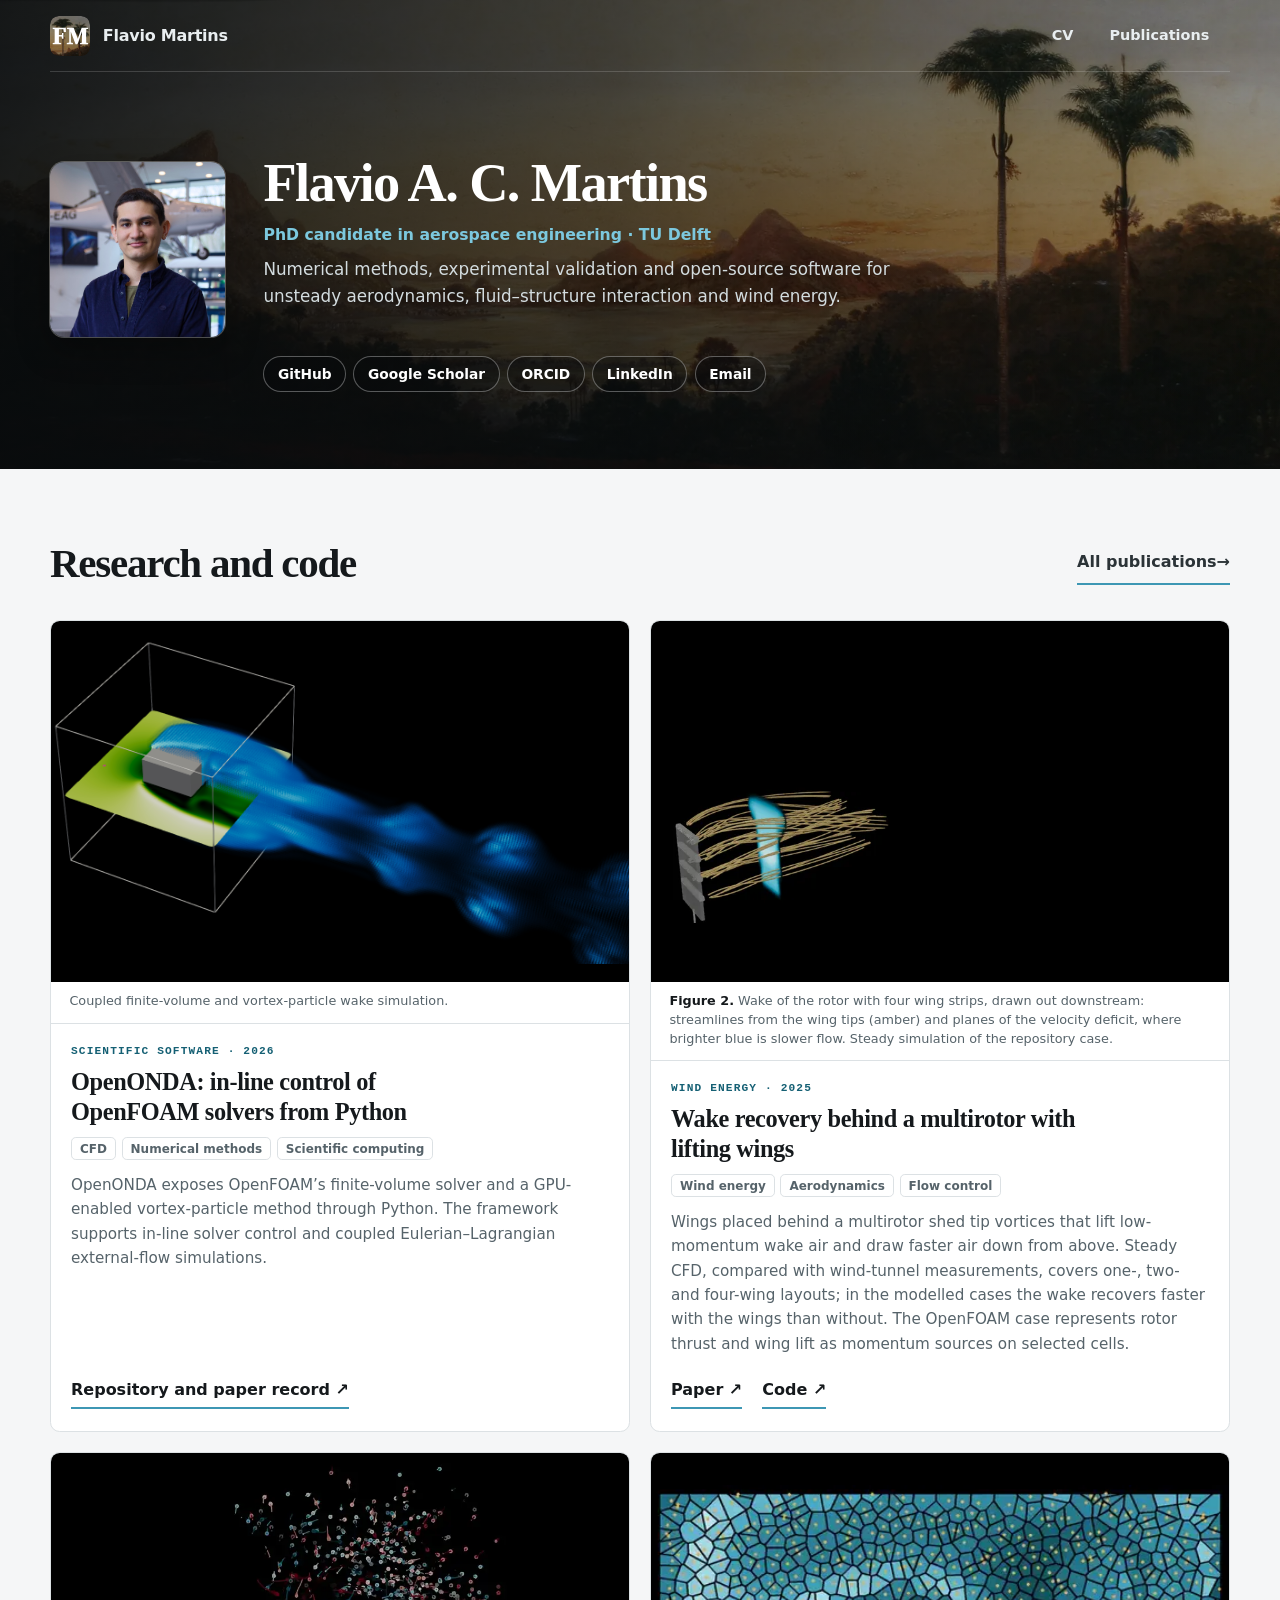
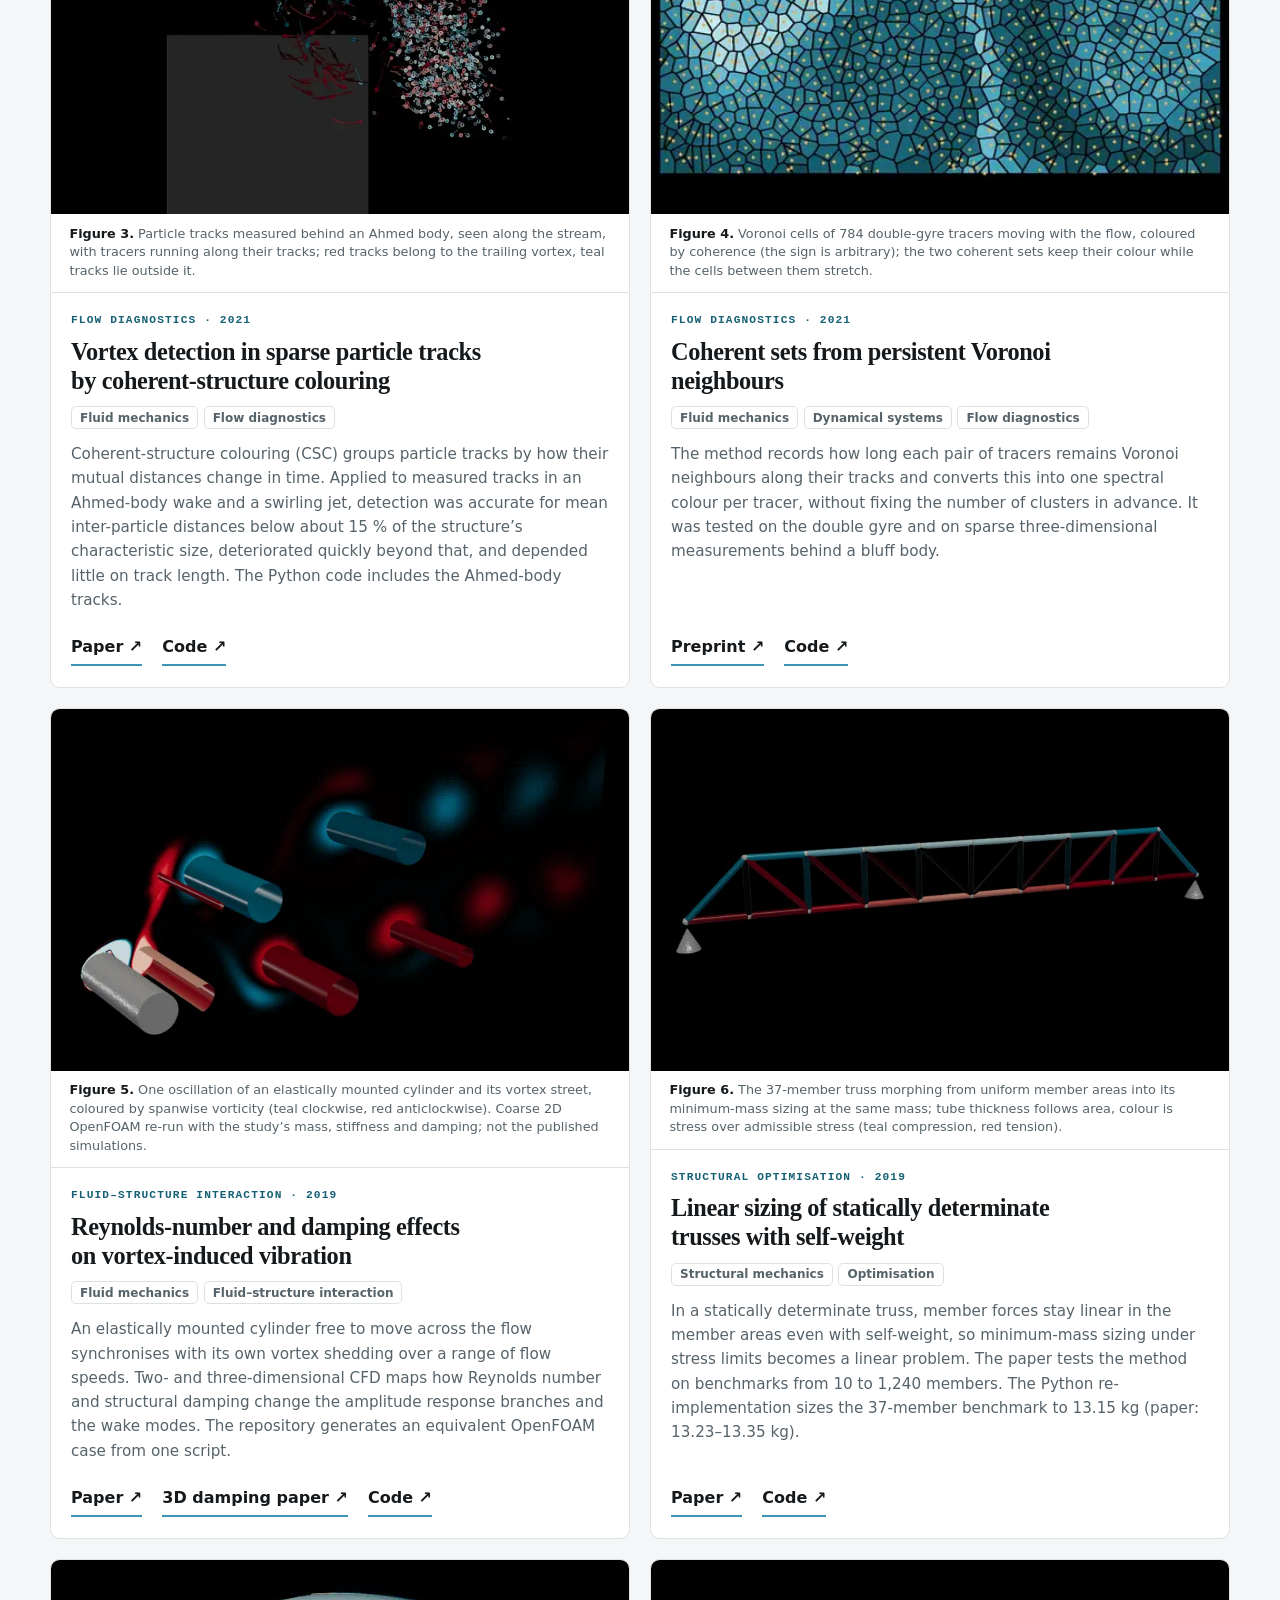
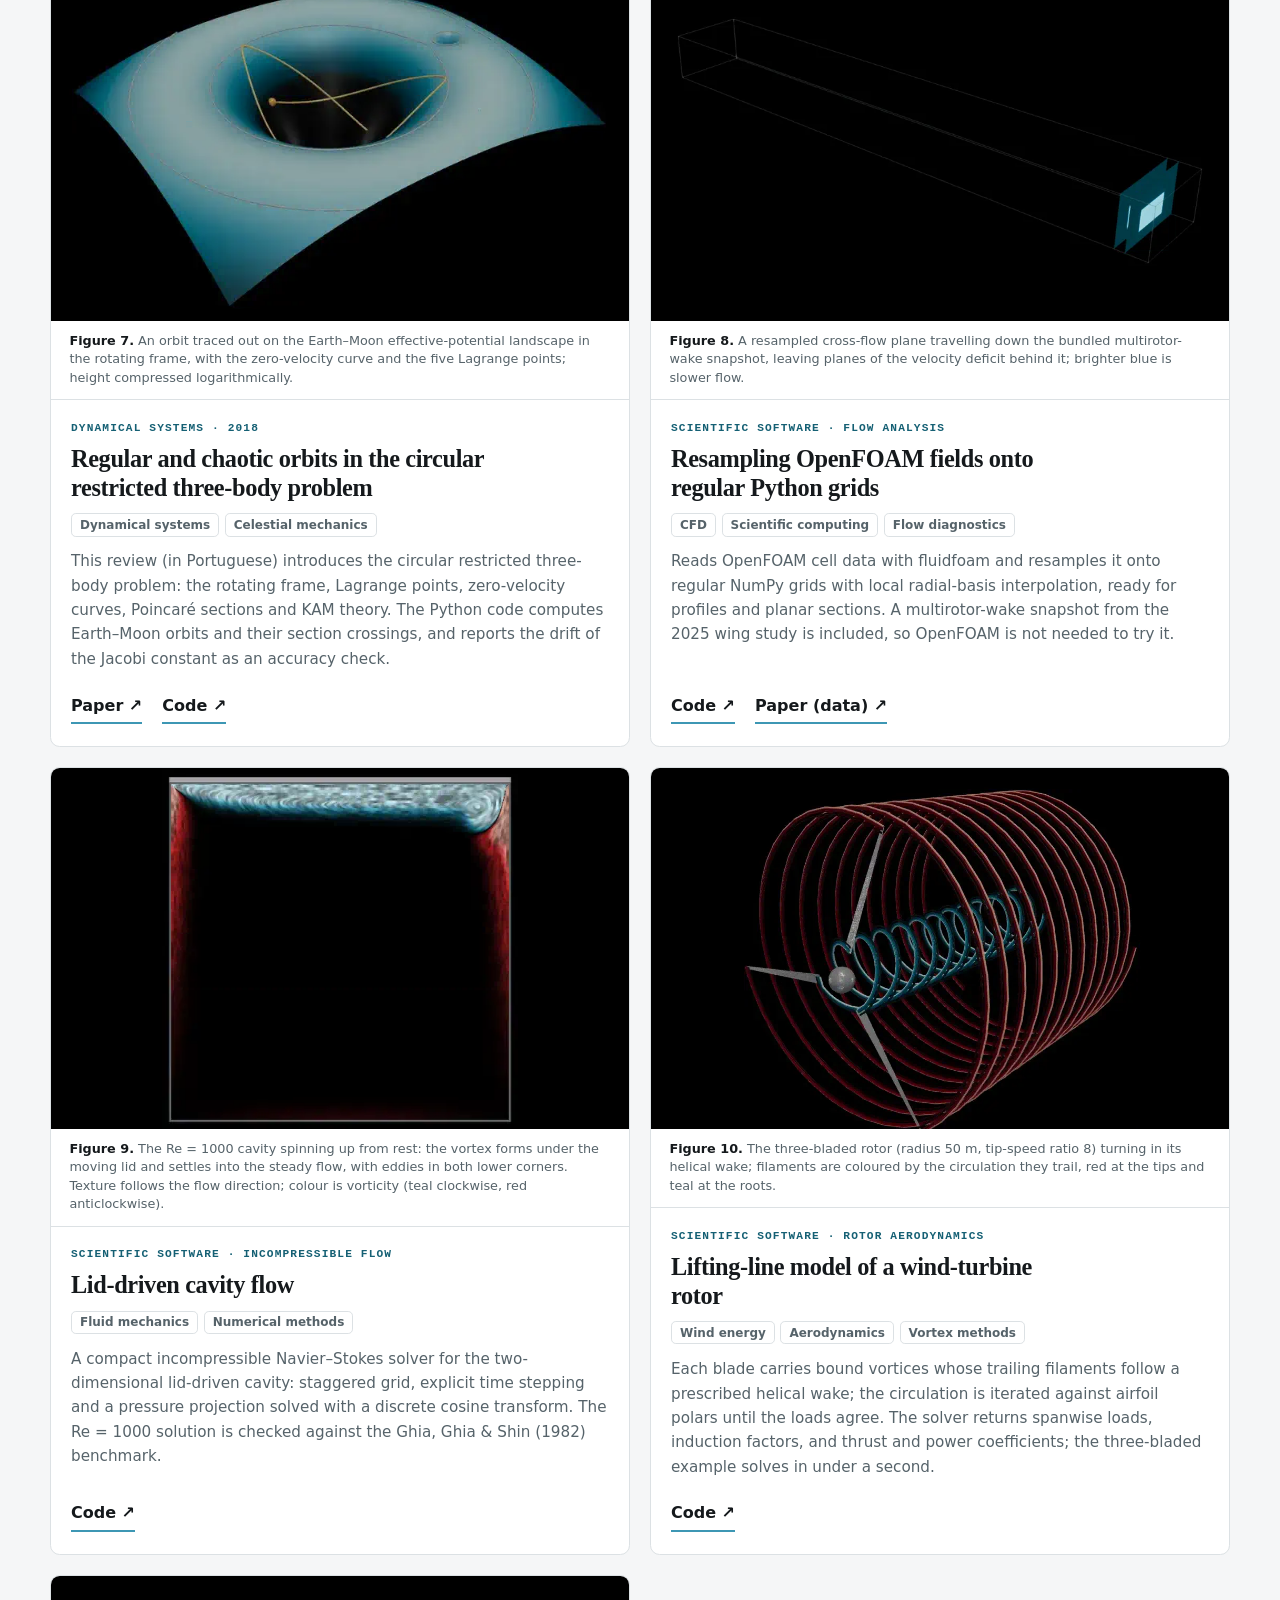
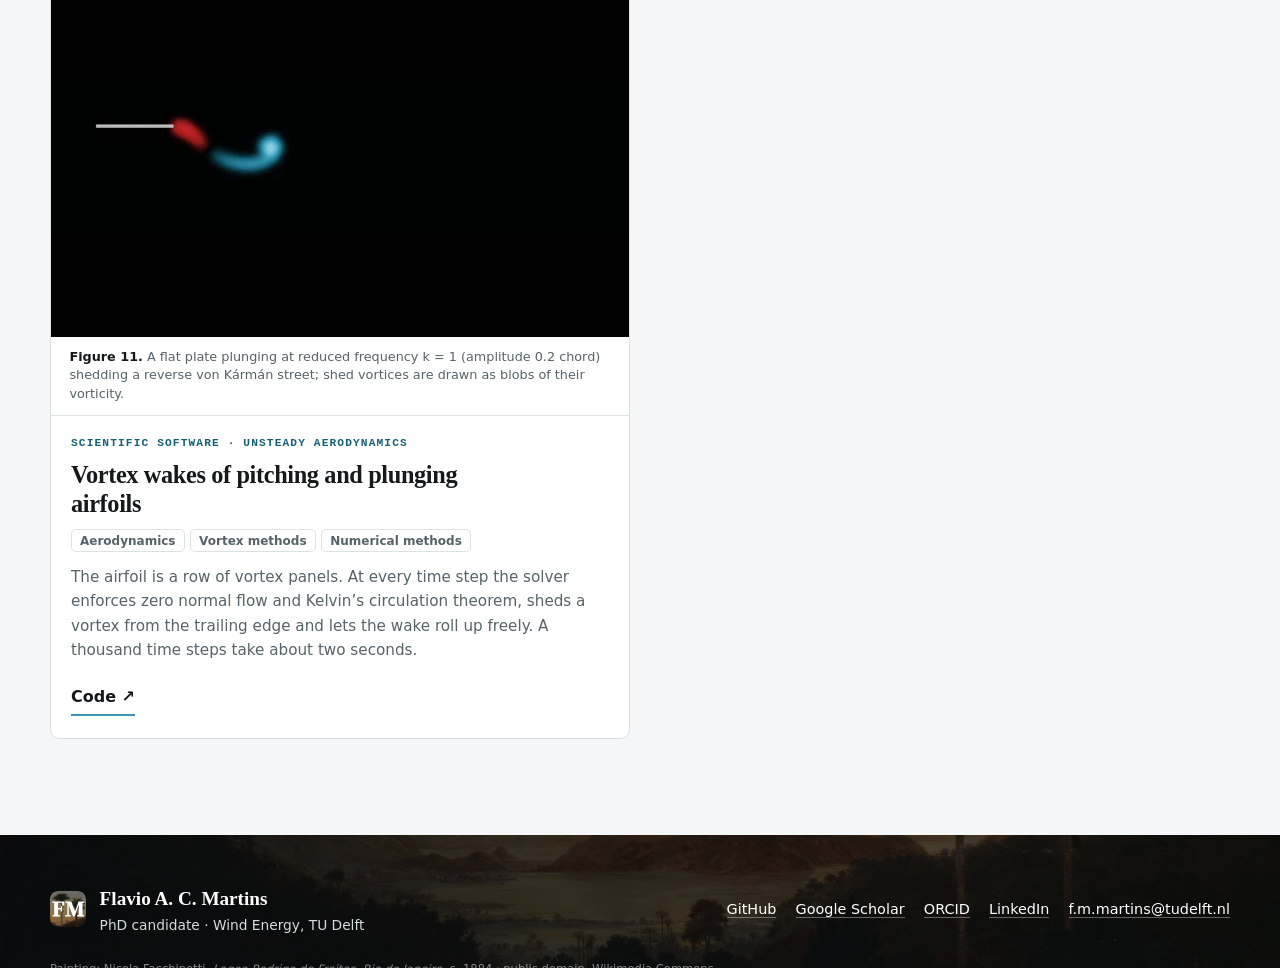
<file: index.html>
<!doctype html>
<html lang="en">
  <head>
    <meta charset="utf-8" />
    <meta name="viewport" content="width=device-width, initial-scale=1" />
    <meta name="description" content="Flavio A. C. Martins — computational fluid dynamics, fluid–structure interaction, wind energy and scientific software." />
    <meta name="theme-color" content="#0b0e10" />
    <title>Flavio A. C. Martins · Computational Fluid Dynamics</title>
    <link rel="icon" type="image/svg+xml" href="/assets/logo.svg" />
    <link rel="icon" type="image/png" sizes="32x32" href="/assets/favicon-32.png" />
    <link rel="apple-touch-icon" href="/assets/logo-180.png" />
    <link rel="stylesheet" href="/assets/styles.css?v=20261025" />
    <script src="/assets/site.js" defer></script>
  </head>
  <body>
    <a class="skip-link" href="#main">Skip to content</a>
    <!-- site:header -->
    <div class="hero-band">
      <header class="site-header">
        <a class="wordmark" href="/" aria-label="Flavio Martins, home"><img class="wordmark-mark" src="/assets/logo.svg" width="40" height="40" alt="FM logo" /><span>Flavio Martins</span></a>
        <nav class="site-nav" aria-label="Primary navigation"><a href="/cv/">CV</a><a href="/publications/">Publications</a></nav>
      </header>
      <section class="masthead shell" aria-label="Introduction">
        <img class="masthead-portrait" src="/assets/flavio-martins.jpg" width="886" height="886" alt="Portrait of Flavio Martins" />
        <div class="masthead-text">
          <h1>Flavio A. C. Martins</h1>
          <p class="masthead-role">PhD candidate in aerospace engineering · TU Delft</p>
          <p class="masthead-lede">Numerical methods, experimental validation and open-source software for unsteady aerodynamics, fluid–structure interaction and wind energy.</p>
        </div>
        <ul class="masthead-links" aria-label="Profiles and contact" role="list">
          <li><a href="https://github.com/EngFlavioMartins" rel="me noreferrer">GitHub</a></li>
          <li><a href="https://scholar.google.com/citations?user=WZXamCcAAAAJ&amp;hl=en" rel="me noreferrer">Google Scholar</a></li>
          <li><a href="https://orcid.org/0000-0002-1374-5760" rel="me noreferrer">ORCID</a></li>
          <li><a href="https://www.linkedin.com/in/flavio-martins-8bb89772" rel="me noreferrer">LinkedIn</a></li>
          <li><a href="mailto:f.m.martins@tudelft.nl">Email</a></li>
        </ul>
      </section>
    </div>
    <!-- /site:header -->

    <main id="main">
      <section class="research-findings section-light" aria-labelledby="work-heading">
        <div class="shell">
          <header class="section-heading compact-heading">
            <h2 id="work-heading">Research and code</h2>
            <a href="/publications/">All publications <span aria-hidden="true">→</span></a>
          </header>

          <div class="research-stories" aria-labelledby="work-heading">
          <article id="work-openonda" class="research-story">
            <figure class="dark-figure">
              <img src="/assets/work/openonda-hybrid.png" width="1280" height="720" alt="Hybrid finite-volume and vortex-particle wake simulation around a cube" />
              <figcaption>Coupled finite-volume and vortex-particle wake simulation.</figcaption>
            </figure>
            <div class="research-story-copy">
              <p class="work-meta">Scientific software · 2026</p>
              <h3>OpenONDA: in-line control of OpenFOAM solvers from Python</h3>
              <ul class="research-tags" aria-label="Research fields" role="list">
                <li>CFD</li>
                <li>Numerical methods</li>
                <li>Scientific computing</li>
              </ul>
              <p>OpenONDA exposes OpenFOAM’s finite-volume solver and a GPU-enabled vortex-particle method through Python. The framework supports in-line solver control and coupled Eulerian–Lagrangian external-flow simulations.</p>
              <a href="https://github.com/EngFlavioMartins/OpenONDA" rel="noreferrer">Repository and paper record <span aria-hidden="true">↗</span></a>
            </div>
          </article>
          <article class="research-story" id="regenerative-wakes">
            <span id="openfoam-actuator-surface" class="study-anchor" aria-hidden="true"></span>
            <figure>
              <picture>
                <source media="(prefers-reduced-motion: reduce)" srcset="/assets/work/renders/regenerative-wakes.webp?v=20261022d" />
                <img src="/assets/work/anim/regenerative-wakes.webp?v=1" width="840" height="353" loading="lazy" alt="The wake of a rotor with four brushed-metal wing strips drawn out downstream: amber streamlines from the wing tips grow and glowing planes of the velocity deficit light up as they pass" />
              </picture>
              <figcaption><strong>Figure 2.</strong> Wake of the rotor with four wing strips, drawn out downstream: streamlines from the wing tips (amber) and planes of the velocity deficit, where brighter blue is slower flow. Steady simulation of the repository case.</figcaption>
            </figure>
            <div class="research-story-copy">
              <p class="work-meta">Wind energy · 2025</p>
              <h3>Wake recovery behind a multirotor with lifting wings</h3>
              <ul class="research-tags" aria-label="Research fields" role="list">
                <li>Wind energy</li>
                <li>Aerodynamics</li>
                <li>Flow control</li>
              </ul>
              <p>Wings placed behind a multirotor shed tip vortices that lift low-momentum wake air and draw faster air down from above. Steady CFD, compared with wind-tunnel measurements, covers one-, two- and four-wing layouts; in the modelled cases the wake recovers faster with the wings than without. The OpenFOAM case represents rotor thrust and wing lift as momentum sources on selected cells.</p>
              <div class="study-links"><a href="https://doi.org/10.5194/wes-10-41-2025" rel="noreferrer">Paper <span aria-hidden="true">↗</span></a><a href="https://github.com/EngFlavioMartins/openfoam-actuator-surface">Code <span aria-hidden="true">↗</span></a></div>
            </div>
          </article>
          <article class="research-story" id="work-csc">
            <figure>
              <picture>
                <source media="(prefers-reduced-motion: reduce)" srcset="/assets/work/renders/coherent-structure-colouring.webp?v=20261022d" />
                <img src="/assets/work/anim/coherent-structure-colouring.webp?v=1" width="640" height="626" loading="lazy" alt="Measured particle tracks behind an Ahmed body seen along the stream, with tracers running along them; tracks in the trailing vortex glow red, the others teal" />
              </picture>
              <figcaption><strong>Figure 3.</strong> Particle tracks measured behind an Ahmed body, seen along the stream, with tracers running along their tracks; red tracks belong to the trailing vortex, teal tracks lie outside it.</figcaption>
            </figure>
            <div class="research-story-copy">
              <p class="work-meta">Flow diagnostics · 2021</p>
              <h3>Vortex detection in sparse particle tracks by coherent-structure colouring</h3>
              <ul class="research-tags" aria-label="Research fields" role="list">
                <li>Fluid mechanics</li>
                <li>Flow diagnostics</li>
              </ul>
              <p>Coherent-structure colouring (CSC) groups particle tracks by how their mutual distances change in time. Applied to measured tracks in an Ahmed-body wake and a swirling jet, detection was accurate for mean inter-particle distances below about 15 % of the structure’s characteristic size, deteriorated quickly beyond that, and depended little on track length. The Python code includes the Ahmed-body tracks.</p>
              <div class="study-links"><a href="https://doi.org/10.1007/s00348-021-03135-5" rel="noreferrer">Paper <span aria-hidden="true">↗</span></a><a href="https://github.com/EngFlavioMartins/coherent-structure-colouring">Code <span aria-hidden="true">↗</span></a></div>
            </div>
          </article>
          <article class="research-story" id="voronoi-coherence">
            <figure>
              <picture>
                <source media="(prefers-reduced-motion: reduce)" srcset="/assets/work/renders/voronoi-coherence.webp?v=20261022d" />
                <img src="/assets/work/anim/voronoi-coherence.webp?v=1" width="520" height="267" loading="lazy" alt="Voronoi cells of 784 double-gyre tracers moving with the flow, coloured by coherence; the two coherent sets keep their colour while the cells between them stretch" />
              </picture>
              <figcaption><strong>Figure 4.</strong> Voronoi cells of 784 double-gyre tracers moving with the flow, coloured by coherence (the sign is arbitrary); the two coherent sets keep their colour while the cells between them stretch.</figcaption>
            </figure>
            <div class="research-story-copy">
              <p class="work-meta">Flow diagnostics · 2021</p>
              <h3>Coherent sets from persistent Voronoi neighbours</h3>
              <ul class="research-tags" aria-label="Research fields" role="list">
                <li>Fluid mechanics</li>
                <li>Dynamical systems</li>
                <li>Flow diagnostics</li>
              </ul>
              <p>The method records how long each pair of tracers remains Voronoi neighbours along their tracks and converts this into one spectral colour per tracer, without fixing the number of clusters in advance. It was tested on the double gyre and on sparse three-dimensional measurements behind a bluff body.</p>
              <div class="study-links"><a href="https://arxiv.org/abs/2103.09884" rel="noreferrer">Preprint <span aria-hidden="true">↗</span></a><a href="https://github.com/EngFlavioMartins/voronoi-coherent-structures">Code <span aria-hidden="true">↗</span></a></div>
            </div>
          </article>
          <article class="research-story" id="work-viv">
            <figure>
              <picture>
                <source media="(prefers-reduced-motion: reduce)" srcset="/assets/work/renders/vortex-induced-vibration.webp?v=20261022d" />
                <img src="/assets/work/anim/vortex-induced-vibration.webp?v=1" width="720" height="418" loading="lazy" alt="One oscillation of an elastically mounted brushed-metal cylinder shedding teal and red vortex cores, coloured by spanwise vorticity" />
              </picture>
              <figcaption><strong>Figure 5.</strong> One oscillation of an elastically mounted cylinder and its vortex street, coloured by spanwise vorticity (teal clockwise, red anticlockwise). Coarse 2D OpenFOAM re-run with the study’s mass, stiffness and damping; not the published simulations.</figcaption>
            </figure>
            <div class="research-story-copy">
              <p class="work-meta">Fluid–structure interaction · 2019</p>
              <h3>Reynolds-number and damping effects on vortex-induced vibration</h3>
              <ul class="research-tags" aria-label="Research fields" role="list">
                <li>Fluid mechanics</li>
                <li>Fluid–structure interaction</li>
              </ul>
              <p>An elastically mounted cylinder free to move across the flow synchronises with its own vortex shedding over a range of flow speeds. Two- and three-dimensional CFD maps how Reynolds number and structural damping change the amplitude response branches and the wake modes. The repository generates an equivalent OpenFOAM case from one script.</p>
              <div class="study-links"><a href="https://doi.org/10.1016/j.ijmecsci.2019.03.024" rel="noreferrer">Paper <span aria-hidden="true">↗</span></a><a href="https://doi.org/10.1016/j.marstruc.2019.01.005" rel="noreferrer">3D damping paper <span aria-hidden="true">↗</span></a><a href="https://github.com/EngFlavioMartins/vortex-induced-vibration">Code <span aria-hidden="true">↗</span></a></div>
            </div>
          </article>
          <article class="research-story" id="work-truss">
            <figure>
              <picture>
                <source media="(prefers-reduced-motion: reduce)" srcset="/assets/work/renders/truss-sizing.webp?v=20261022d" />
                <img src="/assets/work/anim/truss-sizing.webp?v=1" width="840" height="258" loading="lazy" alt="The 37-member truss morphing from equal member areas into its minimum-mass sizing: over-stressed members thicken and cool to the admissible stress" />
              </picture>
              <figcaption><strong>Figure 6.</strong> The 37-member truss morphing from uniform member areas into its minimum-mass sizing at the same mass; tube thickness follows area, colour is stress over admissible stress (teal compression, red tension).</figcaption>
            </figure>
            <div class="research-story-copy">
              <p class="work-meta">Structural optimisation · 2019</p>
              <h3>Linear sizing of statically determinate trusses with self-weight</h3>
              <ul class="research-tags" aria-label="Research fields" role="list">
                <li>Structural mechanics</li>
                <li>Optimisation</li>
              </ul>
              <p>In a statically determinate truss, member forces stay linear in the member areas even with self-weight, so minimum-mass sizing under stress limits becomes a linear problem. The paper tests the method on benchmarks from 10 to 1,240 members. The Python re-implementation sizes the 37-member benchmark to 13.15 kg (paper: 13.23–13.35 kg).</p>
              <div class="study-links"><a href="https://doi.org/10.1007/s13296-018-0194-8" rel="noreferrer">Paper <span aria-hidden="true">↗</span></a><a href="https://github.com/EngFlavioMartins/truss-sizing-optimisation">Code <span aria-hidden="true">↗</span></a></div>
            </div>
          </article>
          <article class="research-story" id="celestial-dynamics">
            <figure>
              <picture>
                <source media="(prefers-reduced-motion: reduce)" srcset="/assets/work/renders/three-body.webp?v=20261022d" />
                <img src="/assets/work/anim/three-body.webp?v=1" width="720" height="418" loading="lazy" alt="An amber orbit traced out around the Earth on the teal Earth–Moon effective-potential landscape, with the zero-velocity curve and the five Lagrange points" />
              </picture>
              <figcaption><strong>Figure 7.</strong> An orbit traced out on the Earth–Moon effective-potential landscape in the rotating frame, with the zero-velocity curve and the five Lagrange points; height compressed logarithmically.</figcaption>
            </figure>
            <div class="research-story-copy">
              <p class="work-meta">Dynamical systems · 2018</p>
              <h3>Regular and chaotic orbits in the circular restricted three-body problem</h3>
              <ul class="research-tags" aria-label="Research fields" role="list">
                <li>Dynamical systems</li>
                <li>Celestial mechanics</li>
              </ul>
              <p>This review (in Portuguese) introduces the circular restricted three-body problem: the rotating frame, Lagrange points, zero-velocity curves, Poincaré sections and KAM theory. The Python code computes Earth–Moon orbits and their section crossings, and reports the drift of the Jacobi constant as an accuracy check.</p>
              <div class="study-links"><a href="https://doi.org/10.1590/1806-9126-rbef-2017-0174" rel="noreferrer">Paper <span aria-hidden="true">↗</span></a><a href="https://github.com/EngFlavioMartins/celestial-dynamics">Code <span aria-hidden="true">↗</span></a></div>
            </div>
          </article>
          <article class="research-story" id="openfoam-postprocessing">
            <figure>
              <picture>
                <source media="(prefers-reduced-motion: reduce)" srcset="/assets/work/renders/openfoam-postprocessing.webp?v=20261022d" />
                <img src="/assets/work/anim/openfoam-postprocessing.webp?v=1" width="840" height="434" loading="lazy" alt="A resampled cross-flow plane travelling down a multirotor wake, leaving planes of the velocity deficit behind it" />
              </picture>
              <figcaption><strong>Figure 8.</strong> A resampled cross-flow plane travelling down the bundled multirotor-wake snapshot, leaving planes of the velocity deficit behind it; brighter blue is slower flow.</figcaption>
            </figure>
            <div class="research-story-copy">
              <p class="work-meta">Scientific software · Flow analysis</p>
              <h3>Resampling OpenFOAM fields onto regular Python grids</h3>
              <ul class="research-tags" aria-label="Research fields" role="list">
                <li>CFD</li>
                <li>Scientific computing</li>
                <li>Flow diagnostics</li>
              </ul>
              <p>Reads OpenFOAM cell data with fluidfoam and resamples it onto regular NumPy grids with local radial-basis interpolation, ready for profiles and planar sections. A multirotor-wake snapshot from the 2025 wing study is included, so OpenFOAM is not needed to try it.</p>
              <div class="study-links"><a href="https://github.com/EngFlavioMartins/openfoam-postprocessing">Code <span aria-hidden="true">↗</span></a><a href="https://doi.org/10.5194/wes-10-41-2025" rel="noreferrer">Paper (data) <span aria-hidden="true">↗</span></a></div>
            </div>
          </article>
          <article class="research-story" id="cavity-flow">
            <figure>
              <picture>
                <source media="(prefers-reduced-motion: reduce)" srcset="/assets/work/renders/cavity-flow.webp?v=20261022d" />
                <img src="/assets/work/anim/cavity-flow.webp?v=1" width="480" height="487" loading="lazy" alt="A lid-driven cavity at Re = 1000 spinning up from rest: the vortex forms under the moving lid, travels into the cavity and settles, with small eddies in the lower corners" />
              </picture>
              <figcaption><strong>Figure 9.</strong> The Re = 1000 cavity spinning up from rest: the vortex forms under the moving lid and settles into the steady flow, with eddies in both lower corners. Texture follows the flow direction; colour is vorticity (teal clockwise, red anticlockwise).</figcaption>
            </figure>
            <div class="research-story-copy">
              <p class="work-meta">Scientific software · Incompressible flow</p>
              <h3>Lid-driven cavity flow</h3>
              <ul class="research-tags" aria-label="Research fields" role="list">
                <li>Fluid mechanics</li>
                <li>Numerical methods</li>
              </ul>
              <p>A compact incompressible Navier–Stokes solver for the two-dimensional lid-driven cavity: staggered grid, explicit time stepping and a pressure projection solved with a discrete cosine transform. The Re = 1000 solution is checked against the Ghia, Ghia &amp; Shin (1982) benchmark.</p>
              <div class="study-links"><a href="https://github.com/EngFlavioMartins/cavity-flow">Code <span aria-hidden="true">↗</span></a></div>
            </div>
          </article>
          <article class="research-story" id="lifting-line-solver">
            <figure>
              <picture>
                <source media="(prefers-reduced-motion: reduce)" srcset="/assets/work/renders/lifting-line-rotor.webp?v=20261022d" />
                <img src="/assets/work/anim/lifting-line-rotor.webp?v=1" width="840" height="688" loading="lazy" alt="A three-bladed rotor with brushed-metal blades turning in its helical wake: red tip vortices wind downstream around a teal helix of root vortices" />
              </picture>
              <figcaption><strong>Figure 10.</strong> The three-bladed rotor (radius 50 m, tip-speed ratio 8) turning in its helical wake; filaments are coloured by the circulation they trail, red at the tips and teal at the roots.</figcaption>
            </figure>
            <div class="research-story-copy">
              <p class="work-meta">Scientific software · Rotor aerodynamics</p>
              <h3>Lifting-line model of a wind-turbine rotor</h3>
              <ul class="research-tags" aria-label="Research fields" role="list">
                <li>Wind energy</li>
                <li>Aerodynamics</li>
                <li>Vortex methods</li>
              </ul>
              <p>Each blade carries bound vortices whose trailing filaments follow a prescribed helical wake; the circulation is iterated against airfoil polars until the loads agree. The solver returns spanwise loads, induction factors, and thrust and power coefficients; the three-bladed example solves in under a second.</p>
              <div class="study-links"><a href="https://github.com/EngFlavioMartins/lifting-line-solver">Code <span aria-hidden="true">↗</span></a></div>
            </div>
          </article>
          <article class="research-story" id="unsteady-vortex-source-solver">
            <figure>
              <picture>
                <source media="(prefers-reduced-motion: reduce)" srcset="/assets/work/renders/plunging-plate.webp?v=20261022d" />
                <img src="/assets/work/anim/plunging-plate.webp?v=1" width="840" height="220" loading="lazy" alt="A plunging flat plate shedding a reverse von Kármán vortex street of alternating teal and red vortices" />
              </picture>
              <figcaption><strong>Figure 11.</strong> A flat plate plunging at reduced frequency k = 1 (amplitude 0.2 chord) shedding a reverse von Kármán street; shed vortices are drawn as blobs of their vorticity.</figcaption>
            </figure>
            <div class="research-story-copy">
              <p class="work-meta">Scientific software · Unsteady aerodynamics</p>
              <h3>Vortex wakes of pitching and plunging airfoils</h3>
              <ul class="research-tags" aria-label="Research fields" role="list">
                <li>Aerodynamics</li>
                <li>Vortex methods</li>
                <li>Numerical methods</li>
              </ul>
              <p>The airfoil is a row of vortex panels. At every time step the solver enforces zero normal flow and Kelvin’s circulation theorem, sheds a vortex from the trailing edge and lets the wake roll up freely. A thousand time steps take about two seconds.</p>
              <div class="study-links"><a href="https://github.com/EngFlavioMartins/unsteady-vortex-source-solver">Code <span aria-hidden="true">↗</span></a></div>
            </div>
          </article>
          </div>
        </div>
      </section>
    </main>

    <!-- site:footer -->
    <footer class="site-footer">
      <div class="shell footer-inner">
        <div class="footer-id">
          <img src="/assets/logo.svg" width="36" height="36" alt="FM logo" />
          <div><p class="footer-name">Flavio A. C. Martins</p><p>PhD candidate · Wind Energy, TU Delft</p></div>
        </div>
        <ul class="footer-links" role="list"><li><a href="https://github.com/EngFlavioMartins" rel="noreferrer">GitHub</a></li><li><a href="https://scholar.google.com/citations?user=WZXamCcAAAAJ&amp;hl=en" rel="noreferrer">Google Scholar</a></li><li><a href="https://orcid.org/0000-0002-1374-5760" rel="noreferrer">ORCID</a></li><li><a href="https://www.linkedin.com/in/flavio-martins-8bb89772" rel="noreferrer">LinkedIn</a></li><li><a href="mailto:f.m.martins@tudelft.nl">f.m.martins@tudelft.nl</a></li></ul>
      </div>
      <p class="shell footer-credit">Painting: Nicola Facchinetti, <i>Lagoa Rodrigo de Freitas, Rio de Janeiro</i>, c. 1884 · public domain, <a href="https://commons.wikimedia.org/wiki/File:Nicola_Facchinetti_-_Lagoa_Rodrigo_de_Freitas,_Rio_de_Janeiro,_ca._1884.jpg" rel="noreferrer">Wikimedia Commons</a></p>
    </footer>
    <!-- /site:footer -->
  </body>
</html>
</file>
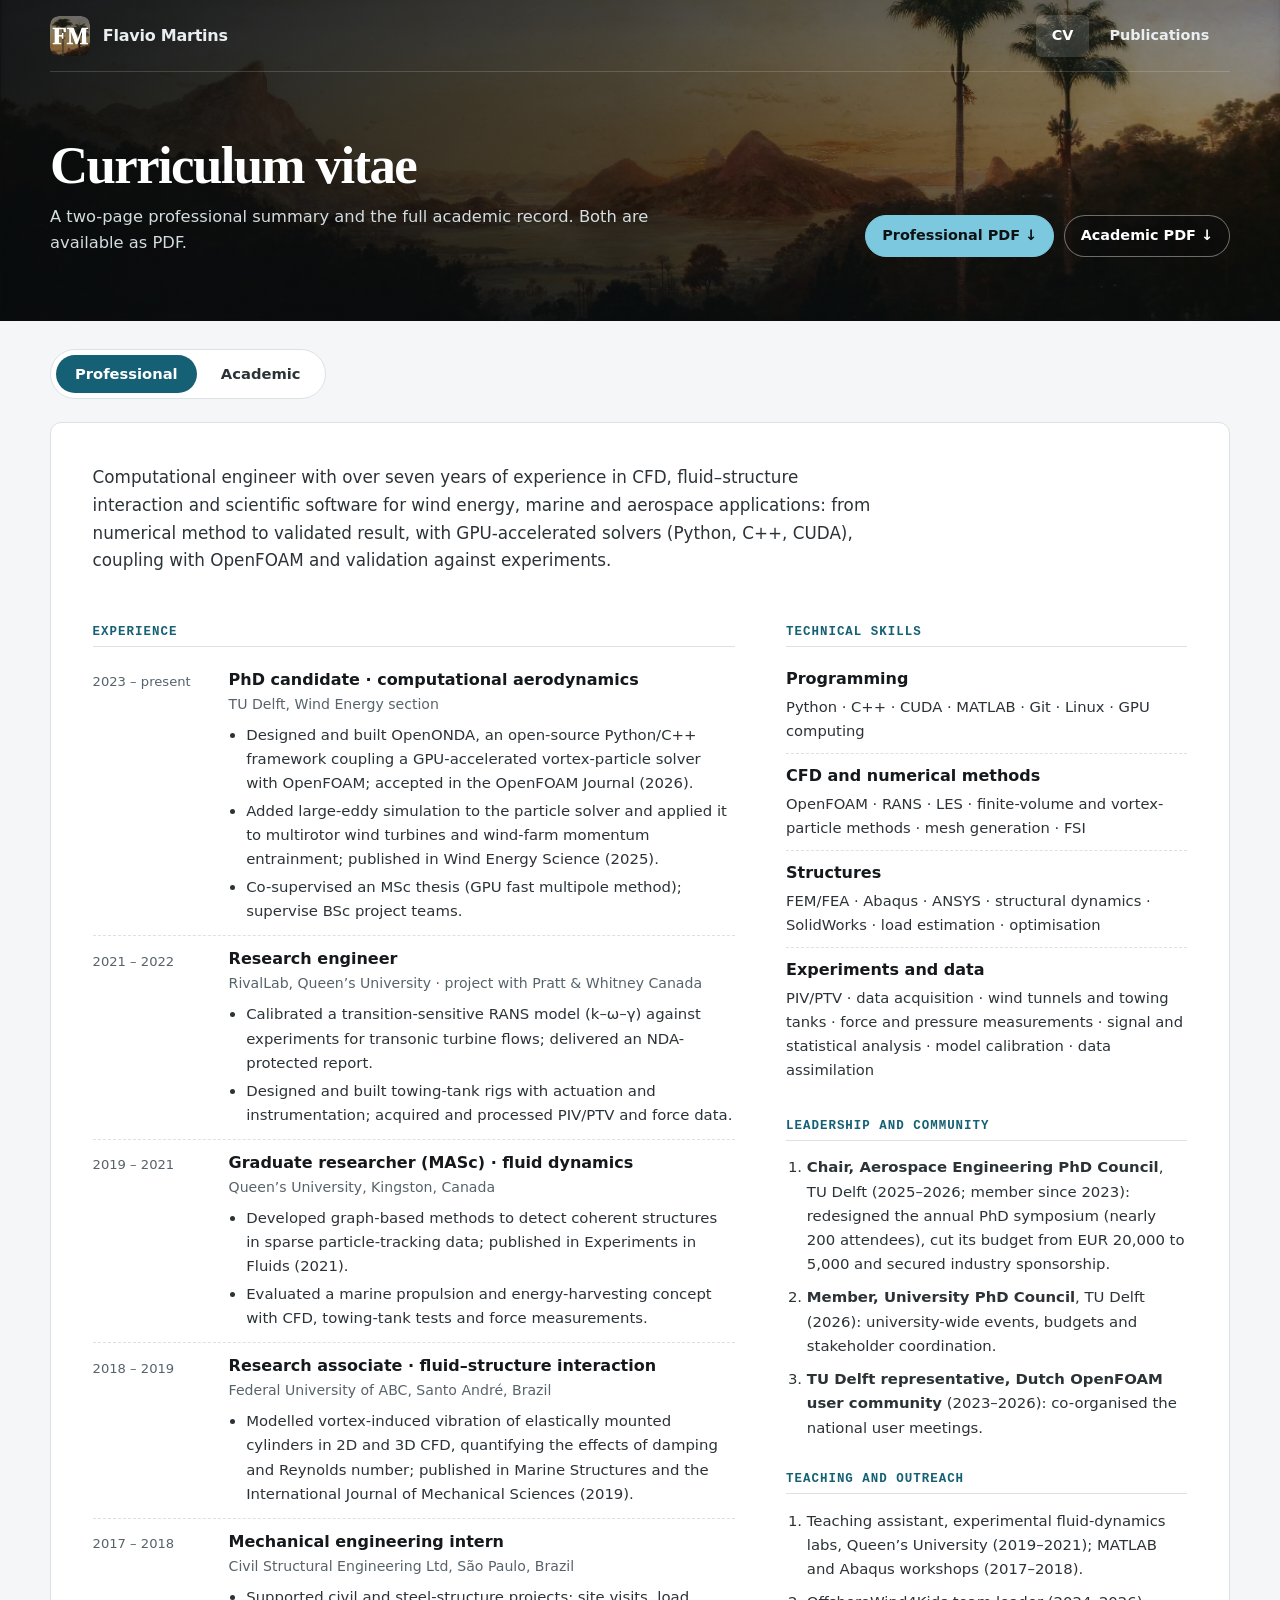
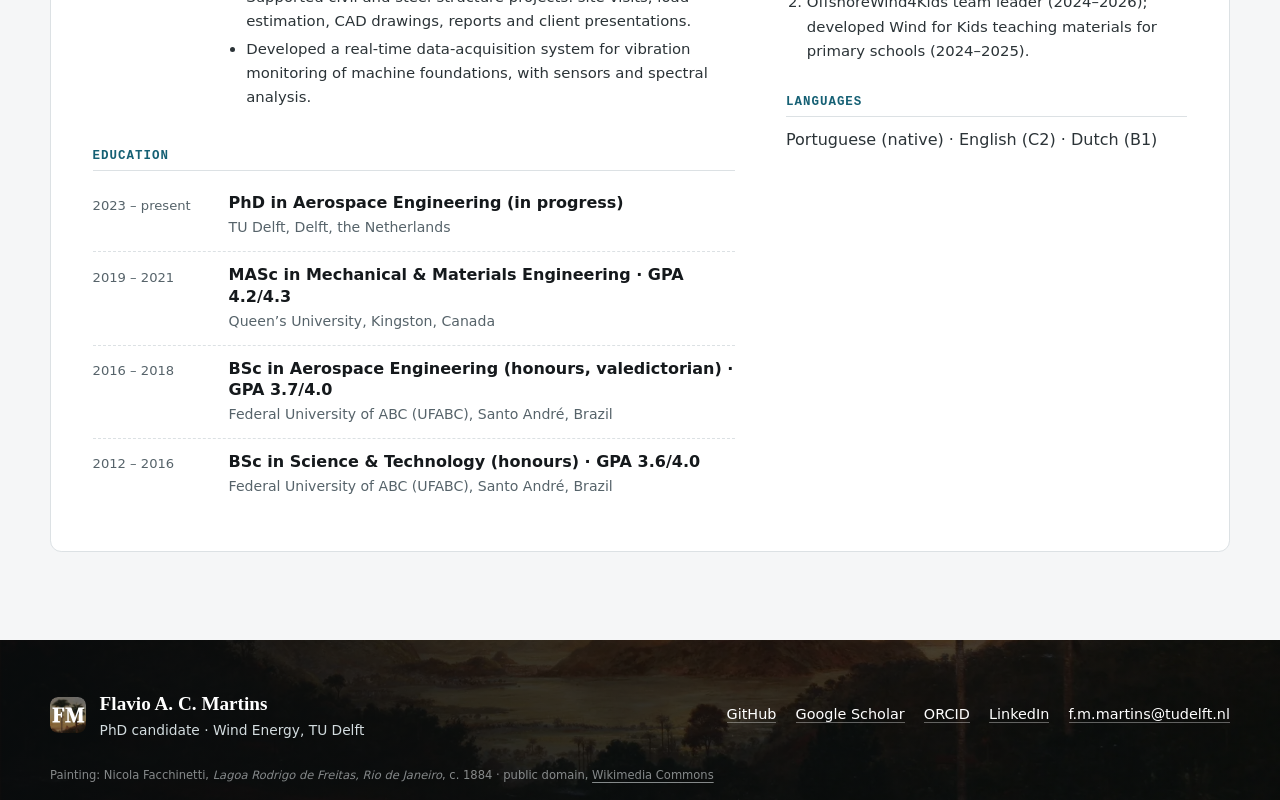
<file: cv/index.html>
<!doctype html>
<html lang="en">
  <head>
    <meta charset="utf-8" />
    <meta name="viewport" content="width=device-width, initial-scale=1" />
    <meta name="description" content="Professional and academic CV of Flavio A. C. Martins: CFD, fluid–structure interaction, wind energy and scientific software." />
    <meta name="theme-color" content="#0b0e10" />
    <title>CV · Flavio A. C. Martins</title>
    <link rel="icon" type="image/svg+xml" href="/assets/logo.svg" />
    <link rel="icon" type="image/png" sizes="32x32" href="/assets/favicon-32.png" />
    <link rel="apple-touch-icon" href="/assets/logo-180.png" />
    <link rel="stylesheet" href="/assets/styles.css?v=20261025" />
    <script src="/assets/site.js" defer></script>
    <script src="/assets/cv-tabs.js" defer></script>
    <noscript><style>.cv-panel[hidden]{display:block}.cv-tabs{display:none}</style></noscript>
  </head>
  <body>
    <a class="skip-link" href="#main">Skip to content</a>
    <!-- site:header -->
    <div class="hero-band">
      <header class="site-header">
        <a class="wordmark" href="/" aria-label="Flavio Martins, home"><img class="wordmark-mark" src="/assets/logo.svg" width="40" height="40" alt="FM logo" /><span>Flavio Martins</span></a>
        <nav class="site-nav" aria-label="Primary navigation"><a href="/cv/" aria-current="page">CV</a><a href="/publications/">Publications</a></nav>
      </header>
      <section class="page-intro shell">
        <div>
          <h1>Curriculum vitae</h1>
          <p class="page-lede">A two-page professional summary and the full academic record. Both are available as PDF.</p>
        </div>
        <div class="page-actions"><a class="button button-primary" href="/downloads/flavio-martins-professional-cv.pdf" download>Professional PDF ↓</a><a class="button button-ghost" href="/downloads/flavio-martins-academic-cv.pdf" download>Academic PDF ↓</a></div>
      </section>
    </div>
    <!-- /site:header -->

    <main id="main" class="page-light">
      <section class="cv-shell shell">
        <div class="cv-tabs" role="tablist" aria-label="CV version">
          <button id="tab-professional" role="tab" aria-selected="true" aria-controls="panel-professional" data-cv-tab="professional">Professional</button>
          <button id="tab-academic" role="tab" aria-selected="false" aria-controls="panel-academic" data-cv-tab="academic" tabindex="-1">Academic</button>
        </div>
        <article id="panel-professional" class="cv-panel" role="tabpanel" aria-labelledby="tab-professional" data-cv-panel="professional">
          <p class="cv-summary">Computational engineer with over seven years of experience in CFD, fluid–structure interaction and scientific software for wind energy, marine and aerospace applications: from numerical method to validated result, with GPU-accelerated solvers (Python, C++, CUDA), coupling with OpenFOAM and validation against experiments.</p>
          <div class="cv-columns">
            <div>
            <section class="cv-section">
              <h3>Experience</h3>
              <article class="cv-item">
                <p class="cv-date">2023 – present</p>
                <div>
                  <h4>PhD candidate · computational aerodynamics</h4>
                  <p class="cv-place">TU Delft, Wind Energy section</p>
                  <ul><li>Designed and built OpenONDA, an open-source Python/C++ framework coupling a GPU-accelerated vortex-particle solver with OpenFOAM; accepted in the OpenFOAM Journal (2026).</li><li>Added large-eddy simulation to the particle solver and applied it to multirotor wind turbines and wind-farm momentum entrainment; published in Wind Energy Science (2025).</li><li>Co-supervised an MSc thesis (GPU fast multipole method); supervise BSc project teams.</li></ul>
                </div>
              </article>
              <article class="cv-item">
                <p class="cv-date">2021 – 2022</p>
                <div>
                  <h4>Research engineer</h4>
                  <p class="cv-place">RivalLab, Queen’s University · project with Pratt &amp; Whitney Canada</p>
                  <ul><li>Calibrated a transition-sensitive RANS model (k–ω–γ) against experiments for transonic turbine flows; delivered an NDA-protected report.</li><li>Designed and built towing-tank rigs with actuation and instrumentation; acquired and processed PIV/PTV and force data.</li></ul>
                </div>
              </article>
              <article class="cv-item">
                <p class="cv-date">2019 – 2021</p>
                <div>
                  <h4>Graduate researcher (MASc) · fluid dynamics</h4>
                  <p class="cv-place">Queen’s University, Kingston, Canada</p>
                  <ul><li>Developed graph-based methods to detect coherent structures in sparse particle-tracking data; published in Experiments in Fluids (2021).</li><li>Evaluated a marine propulsion and energy-harvesting concept with CFD, towing-tank tests and force measurements.</li></ul>
                </div>
              </article>
              <article class="cv-item">
                <p class="cv-date">2018 – 2019</p>
                <div>
                  <h4>Research associate · fluid–structure interaction</h4>
                  <p class="cv-place">Federal University of ABC, Santo André, Brazil</p>
                  <ul><li>Modelled vortex-induced vibration of elastically mounted cylinders in 2D and 3D CFD, quantifying the effects of damping and Reynolds number; published in Marine Structures and the International Journal of Mechanical Sciences (2019).</li></ul>
                </div>
              </article>
              <article class="cv-item">
                <p class="cv-date">2017 – 2018</p>
                <div>
                  <h4>Mechanical engineering intern</h4>
                  <p class="cv-place">Civil Structural Engineering Ltd, São Paulo, Brazil</p>
                  <ul><li>Supported civil and steel-structure projects: site visits, load estimation, CAD drawings, reports and client presentations.</li><li>Developed a real-time data-acquisition system for vibration monitoring of machine foundations, with sensors and spectral analysis.</li></ul>
                </div>
              </article>
            </section>
            <section class="cv-section">
              <h3>Education</h3>
              <article class="cv-item">
                <p class="cv-date">2023 – present</p>
                <div>
                  <h4>PhD in Aerospace Engineering (in progress)</h4>
                  <p class="cv-place">TU Delft, Delft, the Netherlands</p>
                  
                </div>
              </article>
              <article class="cv-item">
                <p class="cv-date">2019 – 2021</p>
                <div>
                  <h4>MASc in Mechanical &amp; Materials Engineering · GPA 4.2/4.3</h4>
                  <p class="cv-place">Queen’s University, Kingston, Canada</p>
                  
                </div>
              </article>
              <article class="cv-item">
                <p class="cv-date">2016 – 2018</p>
                <div>
                  <h4>BSc in Aerospace Engineering (honours, valedictorian) · GPA 3.7/4.0</h4>
                  <p class="cv-place">Federal University of ABC (UFABC), Santo André, Brazil</p>
                  
                </div>
              </article>
              <article class="cv-item">
                <p class="cv-date">2012 – 2016</p>
                <div>
                  <h4>BSc in Science &amp; Technology (honours) · GPA 3.6/4.0</h4>
                  <p class="cv-place">Federal University of ABC (UFABC), Santo André, Brazil</p>
                  
                </div>
              </article>
            </section>
            </div>
            <div>
            <section class="cv-section">
              <h3>Technical skills</h3>
              <dl class="cv-skills"><div><dt>Programming</dt><dd>Python · C++ · CUDA · MATLAB · Git · Linux · GPU computing</dd></div><div><dt>CFD and numerical methods</dt><dd>OpenFOAM · RANS · LES · finite-volume and vortex-particle methods · mesh generation · FSI</dd></div><div><dt>Structures</dt><dd>FEM/FEA · Abaqus · ANSYS · structural dynamics · SolidWorks · load estimation · optimisation</dd></div><div><dt>Experiments and data</dt><dd>PIV/PTV · data acquisition · wind tunnels and towing tanks · force and pressure measurements · signal and statistical analysis · model calibration · data assimilation</dd></div></dl>
            </section>
            <section class="cv-section">
              <h3>Leadership and community</h3>
              <ol class="cv-list"><li><strong>Chair, Aerospace Engineering PhD Council</strong>, TU Delft (2025–2026; member since 2023): redesigned the annual PhD symposium (nearly 200 attendees), cut its budget from EUR 20,000 to 5,000 and secured industry sponsorship.</li><li><strong>Member, University PhD Council</strong>, TU Delft (2026): university-wide events, budgets and stakeholder coordination.</li><li><strong>TU Delft representative, Dutch OpenFOAM user community</strong> (2023–2026): co-organised the national user meetings.</li></ol>
            </section>
            <section class="cv-section">
              <h3>Teaching and outreach</h3>
              <ol class="cv-list"><li>Teaching assistant, experimental fluid-dynamics labs, Queen’s University (2019–2021); MATLAB and Abaqus workshops (2017–2018).</li><li>OffshoreWind4Kids team leader (2024–2026); developed Wind for Kids teaching materials for primary schools (2024–2025).</li></ol>
            </section>
            <section class="cv-section">
              <h3>Languages</h3>
              <p class="cv-plain">Portuguese (native) · English (C2) · Dutch (B1)</p>
            </section>
            </div>
          </div>
        </article>
        <article id="panel-academic" class="cv-panel" role="tabpanel" aria-labelledby="tab-academic" data-cv-panel="academic" hidden>
          <p class="cv-summary">I study unsteady flows, turbulence and fluid–structure interaction, combining numerical methods with experimental flow measurements. My work spans wind-energy wakes, marine dynamics and coherent structures in particle-tracking data. I develop hybrid Eulerian–Lagrangian methods and scientific software to connect physical models with measurements across scales.</p>
          <div class="cv-single">
            <section class="cv-section">
              <h3>Education</h3>
              <article class="cv-item">
                <p class="cv-date">2023 – present</p>
                <div>
                  <h4>PhD in Aerospace Engineering (in progress)</h4>
                  <p class="cv-place">TU Delft, Delft, the Netherlands</p>
                  <ul><li>Thesis: 3D unsteady CFD model for multi-rotor body fluid–structure interaction.</li><li>Promotor: Prof. Dr. ir. Carlos Simão Ferreira · Supervisor: Dr. Alexander van Zuijlen.</li></ul>
                </div>
              </article>
              <article class="cv-item">
                <p class="cv-date">2019 – 2021</p>
                <div>
                  <h4>MASc in Mechanical &amp; Materials Engineering · GPA 4.2/4.3</h4>
                  <p class="cv-place">Queen’s University, Kingston, Canada</p>
                  <ul><li>Thesis: Detecting Lagrangian coherent structures in realistic experimental fluid-flow data sets (<a href="https://qspace.library.queensu.ca/handle/1974/28695" rel="noreferrer">read online</a>).</li><li>Supervisor: Dr. David E. Rival.</li></ul>
                </div>
              </article>
              <article class="cv-item">
                <p class="cv-date">2016 – 2018</p>
                <div>
                  <h4>BSc in Aerospace Engineering (honours, valedictorian) · GPA 3.7/4.0</h4>
                  <p class="cv-place">Federal University of ABC (UFABC), Santo André, Brazil</p>
                  <ul><li>Thesis: Vibration analysis and FSI effects of two-dimensional aeroelastic aeronautical structures.</li><li>Supervisor: Dr. Marcelo S. Araujo.</li></ul>
                </div>
              </article>
              <article class="cv-item">
                <p class="cv-date">2012 – 2016</p>
                <div>
                  <h4>BSc in Science &amp; Technology (honours) · GPA 3.6/4.0</h4>
                  <p class="cv-place">Federal University of ABC (UFABC), Santo André, Brazil</p>
                  
                </div>
              </article>
            </section>
            <section class="cv-section">
              <h3>Research experience</h3>
              <article class="cv-item">
                <p class="cv-date">2023 – present</p>
                <div>
                  <h4>PhD candidate</h4>
                  <p class="cv-place">TU Delft Wind Energy Institute · supervisors Prof. Dr. ir. C. Simão Ferreira and Dr. A. van Zuijlen</p>
                  <ul><li>Developed a 3D hybrid CFD model for multi-rotor fluid–structure interaction, resolving wake–structure coupling in multi-rotor wind-energy systems.</li><li>Investigated vortex-generating multirotor configurations for regenerative wind energy and their effect on atmospheric-boundary-layer entrainment in wind farms.</li><li>Wrote a GPU-based particle solver with an integrated LES methodology for meshless turbulent-flow simulation of external flows.</li></ul>
                </div>
              </article>
              <article class="cv-item">
                <p class="cv-date">2019 – 2022</p>
                <div>
                  <h4>MASc student and research engineer</h4>
                  <p class="cv-place">Queen’s University, Kingston, Canada · supervisor Dr. David E. Rival</p>
                  <ul><li>Developed a graph-theory-based technique for detecting coherent motion in tracer data.</li><li>Designed and benchmarked a hybrid propulsion and energy-harvesting system for marine applications using CFD.</li><li>Ran towing-tank experiments on unsteady airfoil and delta-wing flows, collecting and analysing PIV, PTV and force data at high Reynolds numbers.</li></ul>
                </div>
              </article>
              <article class="cv-item">
                <p class="cv-date">2018 – 2019</p>
                <div>
                  <h4>Research associate</h4>
                  <p class="cv-place">UFABC Fluid–Structure Interaction Lab, Santo André, Brazil · supervisor Dr. Juan Avila</p>
                  <ul><li>Conducted 2D and 3D CFD studies of vortex-induced vibration of elastically mounted cylinders, with relevance to offshore riser dynamics.</li><li>Investigated the influence of mechanical parameters and damping on the cylinder’s vibration response.</li></ul>
                </div>
              </article>
              <article class="cv-item">
                <p class="cv-date">2016 – 2018</p>
                <div>
                  <h4>Undergraduate research fellow (CNPq)</h4>
                  <p class="cv-place">UFABC, Santo André, Brazil · supervisor Dr. Marcelo S. Araujo</p>
                  <ul><li>Optimised the internal structure of statically and dynamically loaded wings.</li></ul>
                </div>
              </article>
              <article class="cv-item">
                <p class="cv-date">2015 – 2017</p>
                <div>
                  <h4>Undergraduate research fellow (CNPq)</h4>
                  <p class="cv-place">UFABC, Santo André, Brazil · supervisor Prof. Dr. Marcelo Zanotello</p>
                  <ul><li>Studied celestial mechanics through the circular restricted three-body problem.</li><li>Applied dynamical-systems theory to biological and chemical problems.</li></ul>
                </div>
              </article>
            </section>
            <section class="cv-section">
              <h3>Professional experience</h3>
              <article class="cv-item">
                <p class="cv-date">2021 – 2022</p>
                <div>
                  <h4>Research engineer</h4>
                  <p class="cv-place">RivalLab, partnership with Pratt &amp; Whitney Canada, Kingston, Canada</p>
                  <ul><li>Calibrated a transitional RANS turbulence model (k–ω–γ) against experimental data to improve aircraft-turbine simulations.</li><li>Designed and built towing-tank set-ups for aerodynamic surface analysis, integrating actuation and measurement systems.</li><li>Acquired and post-processed PIV and PTV data to characterise unsteady surface-flow fields.</li></ul>
                </div>
              </article>
              <article class="cv-item">
                <p class="cv-date">2017 – 2018</p>
                <div>
                  <h4>Mechanical engineering intern</h4>
                  <p class="cv-place">Civil Structural Engineering Ltd, São Paulo, Brazil · manager Dr. Marcelo Araujo</p>
                  <ul><li>Contributed to civil-engineering projects from client site visits and load estimation to structural modelling and reporting.</li><li>Developed a real-time data-acquisition and spectral-analysis system for vibration measurements in machine foundations.</li></ul>
                </div>
              </article>
            </section>
            <section class="cv-section">
              <h3>Open-source software</h3>
              <article class="cv-item">
                <p class="cv-date">2023 – present</p>
                <div>
                  <h4>OpenONDA · hybrid CFD framework</h4>
                  <p class="cv-place"><a href="https://github.com/EngFlavioMartins/OpenONDA" rel="noreferrer">github.com/EngFlavioMartins/OpenONDA</a></p>
                  <ul><li>Modular Python/C++ framework that unifies a GPU-accelerated vortex-particle method (Lagrangian) with a finite-volume method (Eulerian) and an OpenFOAM interface.</li></ul>
                </div>
              </article>
              <article class="cv-item">
                <p class="cv-date">2018 – 2026</p>
                <div>
                  <h4>Research codes</h4>
                  <p class="cv-place"><a href="https://github.com/EngFlavioMartins" rel="noreferrer">github.com/EngFlavioMartins</a></p>
                  <ul><li>Ten open repositories accompanying the papers: wake actuators in OpenFOAM, coherent-structure detection, vortex-induced vibration, truss sizing, three-body dynamics, lifting-line and vortex-panel solvers. See the <a href="/">homepage</a>.</li></ul>
                </div>
              </article>
            </section>
            <section class="cv-section" id="publications">
              <h3>Publications</h3>
              <h4 class="cv-subhead">Journal articles (7)</h4>
              <ol class="cv-list"><li><strong>Flavio A. C. Martins</strong> (2026). <a href="https://github.com/EngFlavioMartins/OpenONDA" rel="noreferrer">OpenONDA: A Python Interface for In-Line Control of OpenFOAM Solvers</a>. <i>OpenFOAM Journal</i>.</li><li><strong>Flavio A. C. Martins</strong>, A. van Zuijlen, C. S. Ferreira (2025). <a href="https://doi.org/10.5194/wes-10-41-2025" rel="noreferrer">Proof of Concept for Multirotor Systems with Vortex-Generating Modes for Regenerative Wind Energy: A Study Based on Numerical Simulations and Experimental Data</a>. <i>Wind Energy Science, 10, 41–58</i>.</li><li><strong>Flavio A. C. Martins</strong>, A. Sciacchitano, D. E. Rival (2021). <a href="https://doi.org/10.1007/s00348-021-03135-5" rel="noreferrer">Detection of Vortical Structures in Sparse Lagrangian Data Using Coherent-Structure Colouring</a>. <i>Experiments in Fluids, 62(4), 69</i>.</li><li><strong>Flavio A. C. Martins</strong>, J. P. J. Avila, M. A. da Silva (2019). <a href="https://doi.org/10.1007/s13296-018-0194-8" rel="noreferrer">A Linear Approach for Sizing Optimization of Isostatic Trussed Structures Subjected to External and Self-Weight Loads</a>. <i>International Journal of Steel Structures, 19(4), 1146–1157</i>.</li><li><strong>Flavio A. C. Martins</strong>, J. P. J. Avila (2019). <a href="https://doi.org/10.1016/j.ijmecsci.2019.03.024" rel="noreferrer">Effects of the Reynolds Number and Structural Damping on Vortex-Induced Vibrations of an Elastically-Mounted Rigid Cylinder</a>. <i>International Journal of Mechanical Sciences, 156, 235–249</i>.</li><li><strong>Flavio A. C. Martins</strong>, J. P. J. Avila (2019). <a href="https://doi.org/10.1016/j.marstruc.2019.01.005" rel="noreferrer">Three-Dimensional CFD Analysis of Damping Effects on Vortex-Induced Vibrations of 2DOF Elastically-Mounted Circular Cylinders</a>. <i>Marine Structures, 65, 12–31</i>.</li><li><strong>Flavio A. C. Martins</strong>, M. Zanotello (2018). <a href="https://doi.org/10.1590/1806-9126-rbef-2017-0174" rel="noreferrer">Mecânica Celeste e a Teoria dos Sistemas Dinâmicos: Uma Revisão do Problema Circular Restrito de Três Corpos</a>. <i>Revista Brasileira de Ensino de Física, 40(2), e2310</i>.</li></ol>
              <h4 class="cv-subhead">Preprints (2)</h4>
              <ol class="cv-list"><li><strong>Flavio A. C. Martins</strong>, A. van Zuijlen, C. S. Ferreira (2026). <a href="https://arxiv.org/abs/2601.06942" rel="noreferrer">Toward Meshless Turbulent Flow Simulation: LES-Integrated Vortex Particle Method</a>. <i>arXiv:2601.06942</i>.</li><li><strong>Flavio A. C. Martins</strong>, D. E. Rival (2021). <a href="https://arxiv.org/abs/2103.09884" rel="noreferrer">A Voronoi-Tessellation-Based Approach for Detection of Coherent Structures in Sparsely-Seeded Flows</a>. <i>arXiv:2103.09884</i>.</li></ol>
              <h4 class="cv-subhead">Conference papers and talks (9)</h4>
              <ol class="cv-list"><li><strong>Flavio A. C. Martins</strong>, A. van Zuijlen, D. A. von Terzi (2026). <a href="https://doi.org/10.1088/1742-6596/3224/4/042069" rel="noreferrer">Toward a 3D Hybrid Vortex Particle–Grid Approach for External Flows</a>. <i>Journal of Physics: Conference Series, 3224(4), 042069</i>.</li><li><strong>Flavio A. C. Martins</strong>, C. S. Ferreira, A. van Zuijlen (2024). <a href="https://doi.org/10.1088/1742-6596/2767/7/072006" rel="noreferrer">Numerical Investigation of Atmospheric Boundary Layer Control in Wind Farms with Multirotor Systems</a>. <i>Journal of Physics: Conference Series, 2767(7), 072006</i>.</li><li>C. S. Ferreira, D. Bensason, T. J. Broertjes, A. Sciacchitano, <strong>Flavio A. C. Martins</strong>, A. G. Ajay (2024). <a href="https://doi.org/10.1088/1742-6596/2767/9/092107" rel="noreferrer">Enhancing Wind Farm Efficiency Through Active Control of the Atmospheric Boundary Layer’s Vertical Entrainment of Momentum</a>. <i>Journal of Physics: Conference Series, 2767(9), 092107</i>.</li><li><strong>Flavio A. C. Martins</strong>, A. Alcântara, D. E. Rival (2022). State-Observer-Based Data Assimilation for Real Flow Analysis: Integrating Computation and Measurement. <i>NATO Unclassified technical meeting, Kingston, Canada</i>.</li><li><strong>Flavio A. C. Martins</strong>, J. P. J. Avila (2018). <a href="https://uspdigital.usp.br/siicusp/siicPublicacao.jsp?codmnu=7210" rel="noreferrer">Three-Dimensional CFD Analysis of Damping Effects on Vortex-Induced Vibrations of 2DOF Cylinders</a>. <i>SIIC-USP, São Paulo, Brazil</i>.</li><li><strong>Flavio A. C. Martins</strong>, M. A. da Silva, R. M. L. R. F. Brasil (2018). <a href="https://proceedings.sbmac.org.br/sbmac/article/download/1878/1896" rel="noreferrer">Detection of Damage in Aerospace Structures Using Optimization Techniques on Impact Tests Results</a>. <i>Proceeding Series of the Brazilian Society of Computational and Applied Mathematics (CNMAC)</i>.</li><li><strong>Flavio A. C. Martins</strong>, M. A. da Silva, R. M. L. R. F. Brasil (2017). <a href="https://doi.org/10.20906/cps/cilamce2017-0035" rel="noreferrer">Topology Optimization of 2D Trussed Structures</a>. <i>CILAMCE, São José dos Campos, Brazil</i>.</li><li><strong>Flavio A. C. Martins</strong>, M. A. da Silva (2017). Analysis of the Dynamic Response of the Internal Structure of the ONERA M6 Wing. <i>IX Workshop in Dynamic Systems, São Paulo, Brazil</i>.</li><li><strong>Flavio A. C. Martins</strong>, M. A. da Silva (2017). Identification of Damage in Aerospace Structures Using Optimization Techniques and Impact Tests. <i>ASCE Engineering Mechanics Institute Conference, Rio de Janeiro, Brazil</i>.</li></ol>
              <h4 class="cv-subhead">Technical and academic reports (4)</h4>
              <ol class="cv-list"><li><strong>Flavio A. C. Martins</strong> et al. (2022). Calibration of Menter’s RANS γ-Model for Transonic, Transitional Flows. <i>RivalLab / Pratt &amp; Whitney Canada (NDA-protected)</i>.</li><li><strong>Flavio A. C. Martins</strong>, M. A. da Silva (2018). <a href="https://propes.ufabc.edu.br/simposios/index.php?conference=EIC&amp;schedConf=8EIC2018&amp;page=paper&amp;op=view&amp;path%5B%5D=3344" rel="noreferrer">Optimization of the Internal Structure of Statically and Dynamically Loaded Wings</a>. <i>UFABC research report (CNPq-funded)</i>.</li><li><strong>Flavio A. C. Martins</strong>, M. Zanotello (2017). <a href="https://propes.ufabc.edu.br/simposios/index.php?conference=EIC&amp;schedConf=7EIC2017&amp;page=paper&amp;op=view&amp;path%5B%5D=2966" rel="noreferrer">Applications of Dynamical Systems Theory to Biological and Chemical Problems</a>. <i>UFABC research report (CNPq-funded)</i>.</li><li><strong>Flavio A. C. Martins</strong>, M. Zanotello (2016). <a href="https://propes.ufabc.edu.br/simposios/index.php?conference=EIC&amp;schedConf=6EIC2016&amp;page=paper&amp;op=view&amp;path%5B%5D=2502" rel="noreferrer">Celestial Mechanics and the Theory of Dynamic Systems: A Revision of the Circular Restricted Three-Body Problem</a>. <i>UFABC research report (CNPq-funded)</i>.</li></ol>
            </section>
            <section class="cv-section">
              <h3>Teaching and supervision</h3>
              <article class="cv-item">
                <p class="cv-date">2025 – 2026</p>
                <div>
                  <h4>Project supervisor · Test, Analysis and Simulation</h4>
                  <p class="cv-place">TU Delft</p>
                  <ul><li>Used student-led explanations and technical questioning to assess understanding of project methods, assumptions and results.</li></ul>
                </div>
              </article>
              <article class="cv-item">
                <p class="cv-date">2026</p>
                <div>
                  <h4>MSc thesis co-supervisor</h4>
                  <p class="cv-place">TU Delft · with Dr. Alexander van Zuijlen</p>
                  <ul><li>GPU-accelerated Cartesian fast multipole method for particle-based flow simulation (<a href="https://repository.tudelft.nl/record/uuid:f9db5fcd-e277-4e11-9b27-a3f2d2b2dc44" rel="noreferrer">read online</a>).</li></ul>
                </div>
              </article>
              <article class="cv-item">
                <p class="cv-date">2019 – 2021</p>
                <div>
                  <h4>Teaching assistant · experimental fluid dynamics</h4>
                  <p class="cv-place">Queen’s University, Kingston, Canada</p>
                  <ul><li>Taught undergraduate laboratory sessions and supported courses on experimental fluid dynamics.</li></ul>
                </div>
              </article>
              <article class="cv-item">
                <p class="cv-date">2017 – 2018</p>
                <div>
                  <h4>Lecturer, Workshop in Mechanical Engineering (WEM)</h4>
                  <p class="cv-place">UFABC, São Paulo, Brazil</p>
                  <ul><li>Implementation of finite-element codes in MATLAB (2018).</li><li>Introduction to structural analysis with the finite-element software Abaqus (2017 and 2018).</li></ul>
                </div>
              </article>
            </section>
            <section class="cv-section">
              <h3>Honours and awards</h3>
              <ol class="cv-list"><li>Institute of Engineering Award (2018), for ranking among the top three graduates of UFABC’s aerospace engineering programme.</li><li>Second-highest GPA in the history of UFABC’s aerospace engineering programme, as of 2018.</li></ol>
            </section>
            <section class="cv-section">
              <h3>Academic leadership and service</h3>
              <ol class="cv-list"><li><strong>Chair, Aerospace Engineering PhD Council</strong>, TU Delft (member 2023–2024; chair 2025–2026). Redesigned the annual PhD symposium as a talk-show-format event with expert panels (nearly 200 attendees) while cutting its budget by about 75% (EUR 20k to 5k); secured industry funding for internal events; introduced council-rotation rules and PhD office hours.</li><li><strong>Member, TU Delft University PhD Council</strong> (2026). Designed and delivered university-wide events connecting PhD candidates across faculties: budgets, schedules, stakeholder coordination and fundraising.</li><li><strong>TU Delft representative, Dutch OpenFOAM User Community</strong> (2023–2026). Co-organised the national user meetings, curating tutorial content and recruiting speakers.</li><li><strong>Student journalist, DUWIND</strong>, WindEurope Annual Event 2025 (Copenhagen). Produced a specialist interview series (12 interviews, 4 reports) and joined a panel with a policymaker on engineering education and a unified European engineering CV.</li><li><strong>Q&amp;A volunteer, TU Delft Start-up Module A</strong> (2023). Supported incoming PhD candidates across nine editions of the course.</li></ol>
            </section>
            <section class="cv-section">
              <h3>Outreach and public engagement</h3>
              <ol class="cv-list"><li>Volunteer instructor (2023) and team leader (2024–2026), <a href="https://www.offshorewind4kids.com/" rel="noreferrer">OffshoreWind4Kids</a>: wind-energy beach demonstrations with model turbines for children and parents.</li><li>Educational materials developer, Wind for Kids (2024–2025): booklets, games and classroom activities for primary-school teachers, refined through trials with schoolchildren.</li><li>Faculty open-day volunteer, TU Delft (2023–2025), for the Wind Energy section.</li><li>Instructor volunteer, 015 Duurzaam programme, Delft public library (2023): water management and wind energy for children.</li><li>Volunteer lecturer, UFABC VII Workshop on Mechanical and Marine Engineering (2018): mini-courses on finite-element structural analysis.</li></ol>
            </section>
            <section class="cv-section">
              <h3>Media and public visibility</h3>
              <ol class="cv-list"><li>Panellist at three TU Delft events: the <a href="https://www.tudelft.nl/en/events/2024/lr/tu-delft-ae-diversity-inclusion-safety-beyond-boundaries-panel" rel="noreferrer">Safety Beyond Boundaries</a> D&amp;I panel on aerospace and LGBTIQ+ safety (2024), the AE D&amp;I Week panel representing visible minorities (2024), and TU Delft for Life, on the PhD as a career path.</li><li>Interview in TU Delft Aerospace Engineering news on the Triangle Tuning programme (2024).</li><li>Academic profile featured in the Institute of Engineering yearly magazine (2019).</li></ol>
            </section>
            <section class="cv-section">
              <h3>Languages</h3>
              <p class="cv-plain">Portuguese (native) · English (fluent, C2) · Dutch (intermediate, B1)</p>
            </section>
          </div>
        </article>
      </section>
    </main>

    <!-- site:footer -->
    <footer class="site-footer">
      <div class="shell footer-inner">
        <div class="footer-id">
          <img src="/assets/logo.svg" width="36" height="36" alt="FM logo" />
          <div><p class="footer-name">Flavio A. C. Martins</p><p>PhD candidate · Wind Energy, TU Delft</p></div>
        </div>
        <ul class="footer-links" role="list"><li><a href="https://github.com/EngFlavioMartins" rel="noreferrer">GitHub</a></li><li><a href="https://scholar.google.com/citations?user=WZXamCcAAAAJ&amp;hl=en" rel="noreferrer">Google Scholar</a></li><li><a href="https://orcid.org/0000-0002-1374-5760" rel="noreferrer">ORCID</a></li><li><a href="https://www.linkedin.com/in/flavio-martins-8bb89772" rel="noreferrer">LinkedIn</a></li><li><a href="mailto:f.m.martins@tudelft.nl">f.m.martins@tudelft.nl</a></li></ul>
      </div>
      <p class="shell footer-credit">Painting: Nicola Facchinetti, <i>Lagoa Rodrigo de Freitas, Rio de Janeiro</i>, c. 1884 · public domain, <a href="https://commons.wikimedia.org/wiki/File:Nicola_Facchinetti_-_Lagoa_Rodrigo_de_Freitas,_Rio_de_Janeiro,_ca._1884.jpg" rel="noreferrer">Wikimedia Commons</a></p>
    </footer>
    <!-- /site:footer -->
  </body>
</html>
</file>
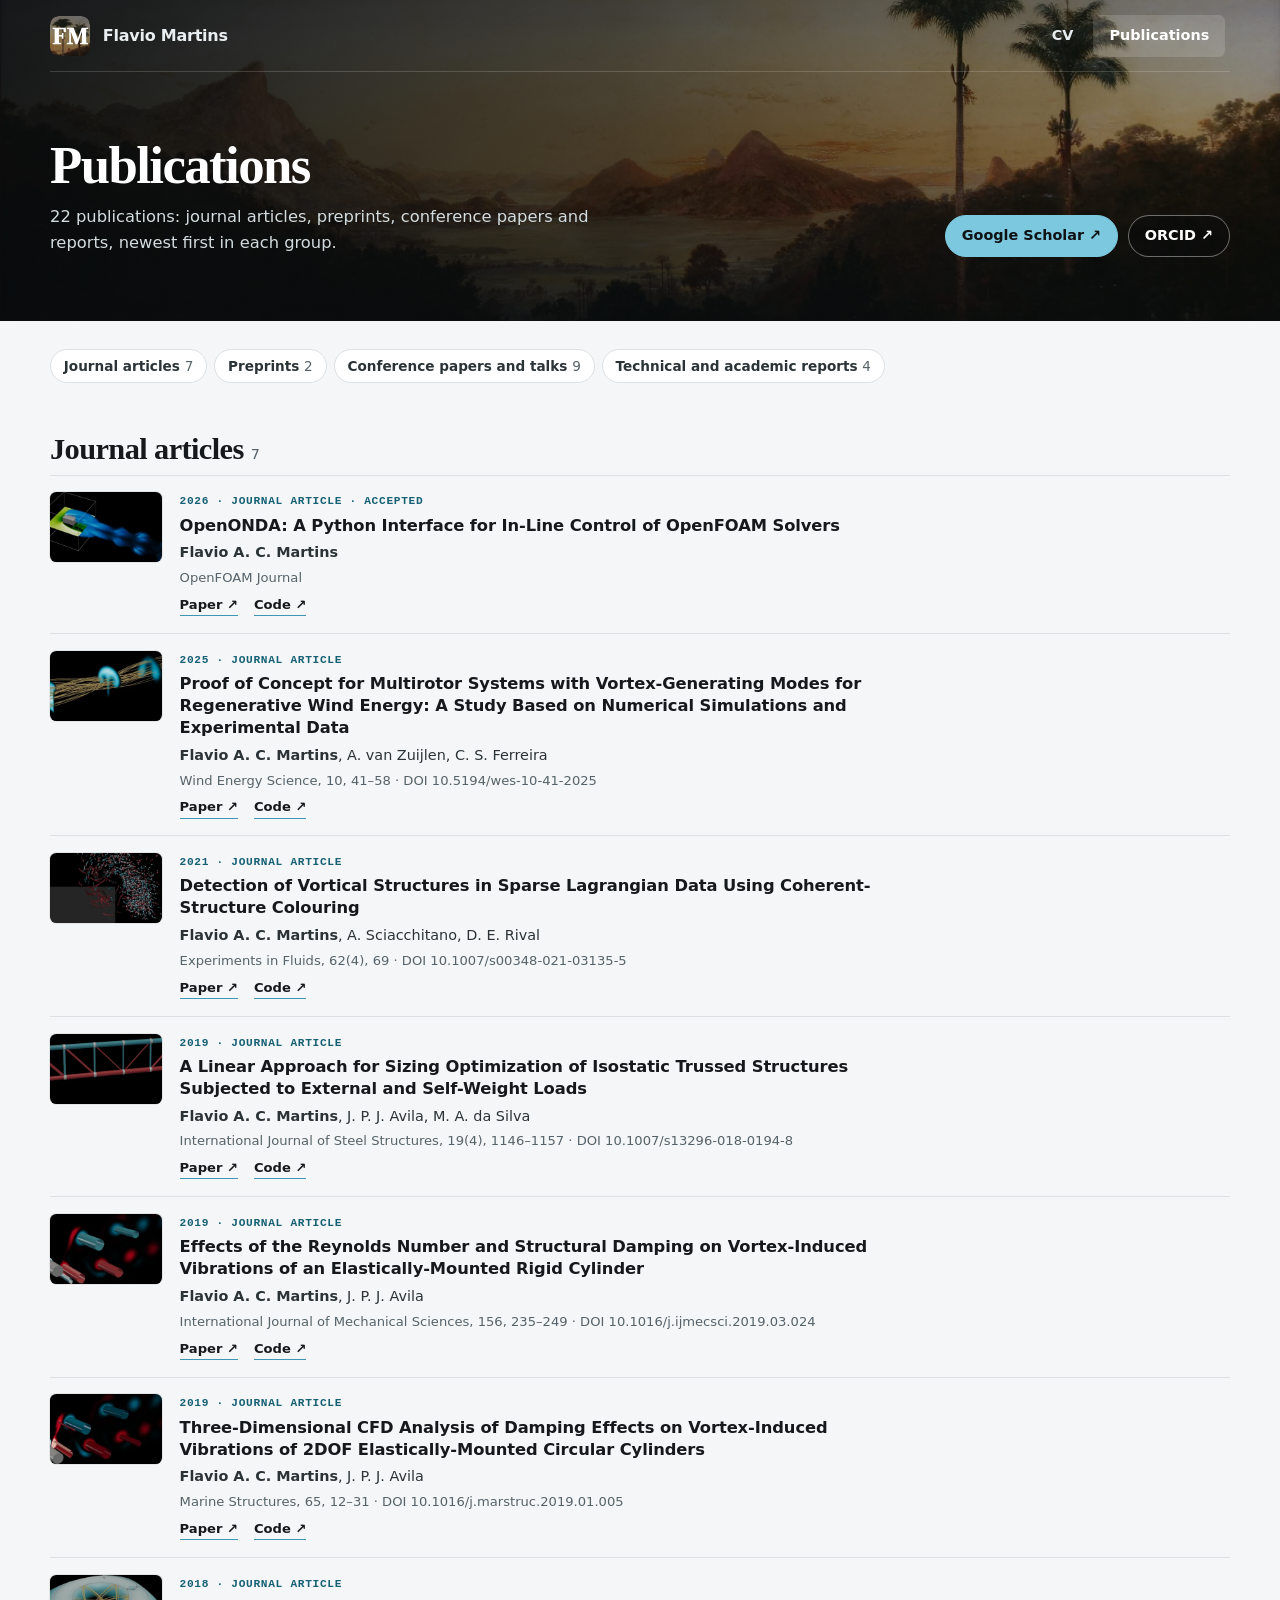
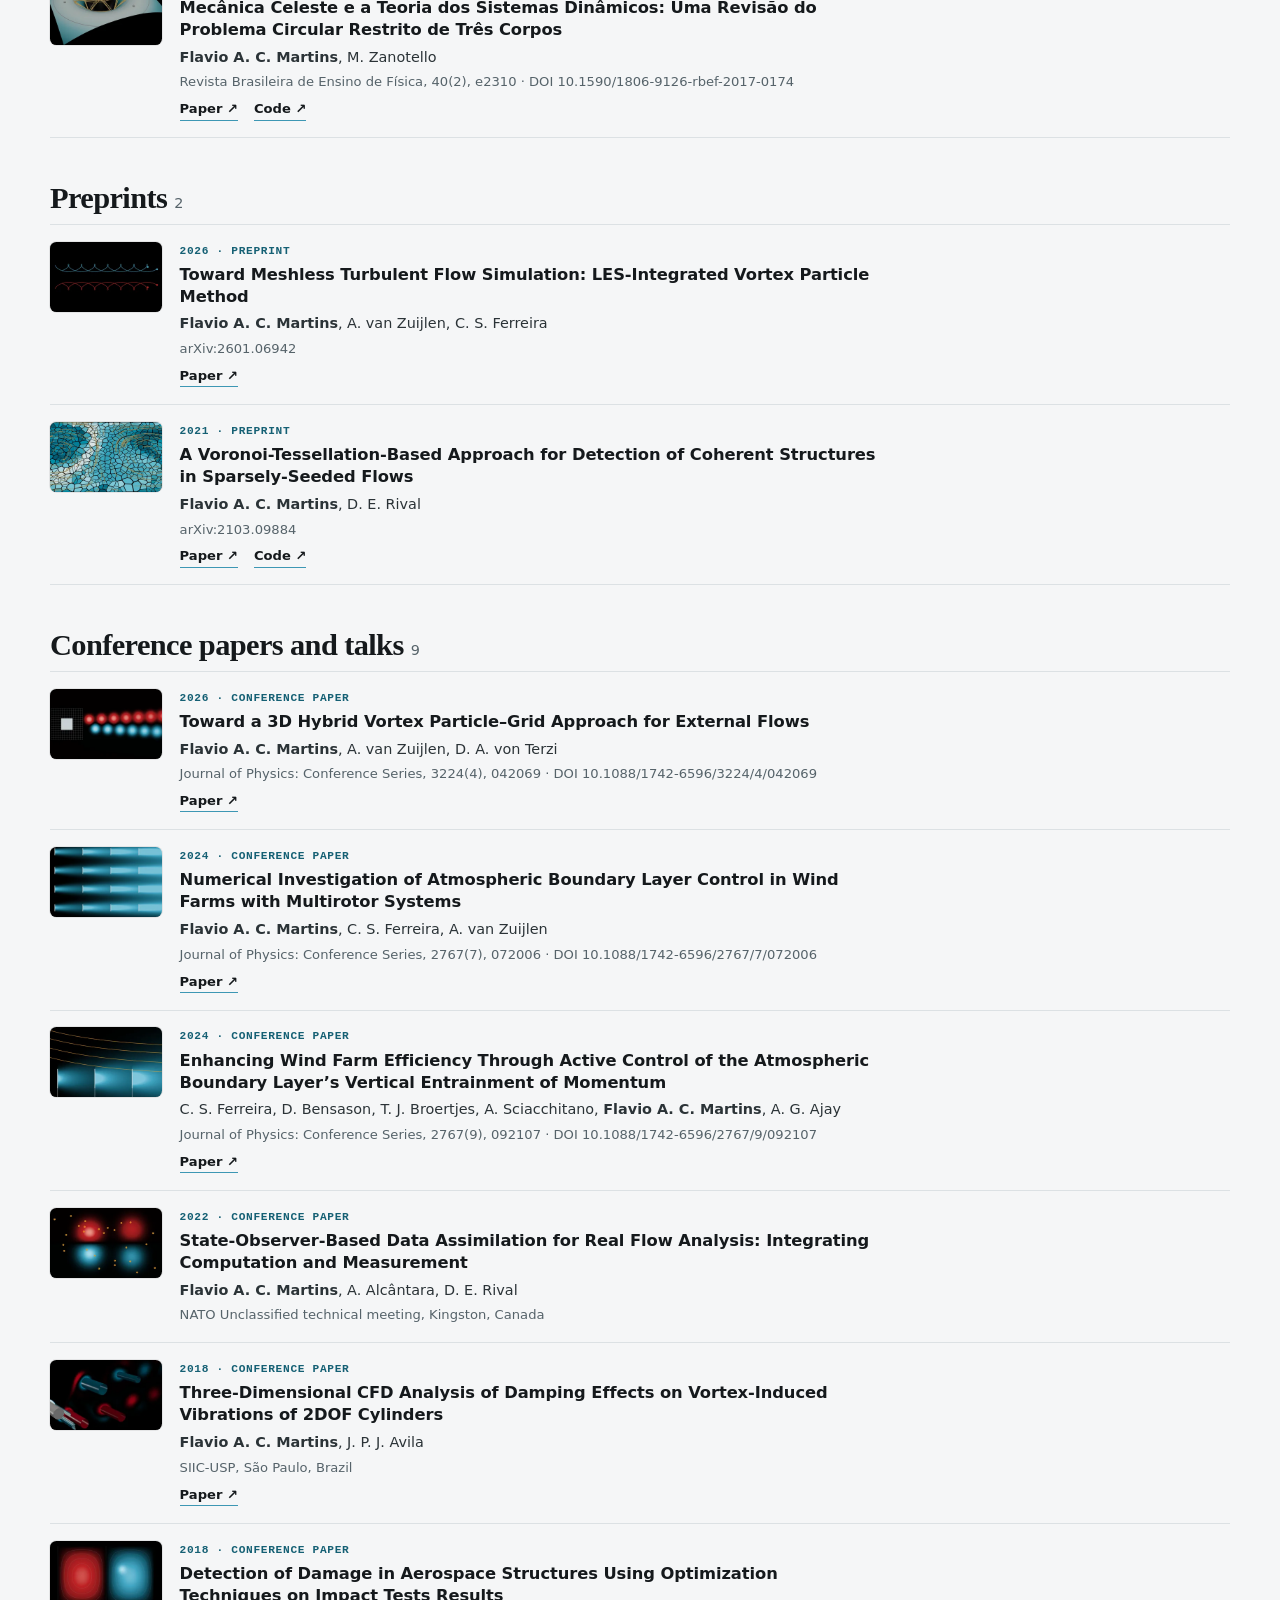
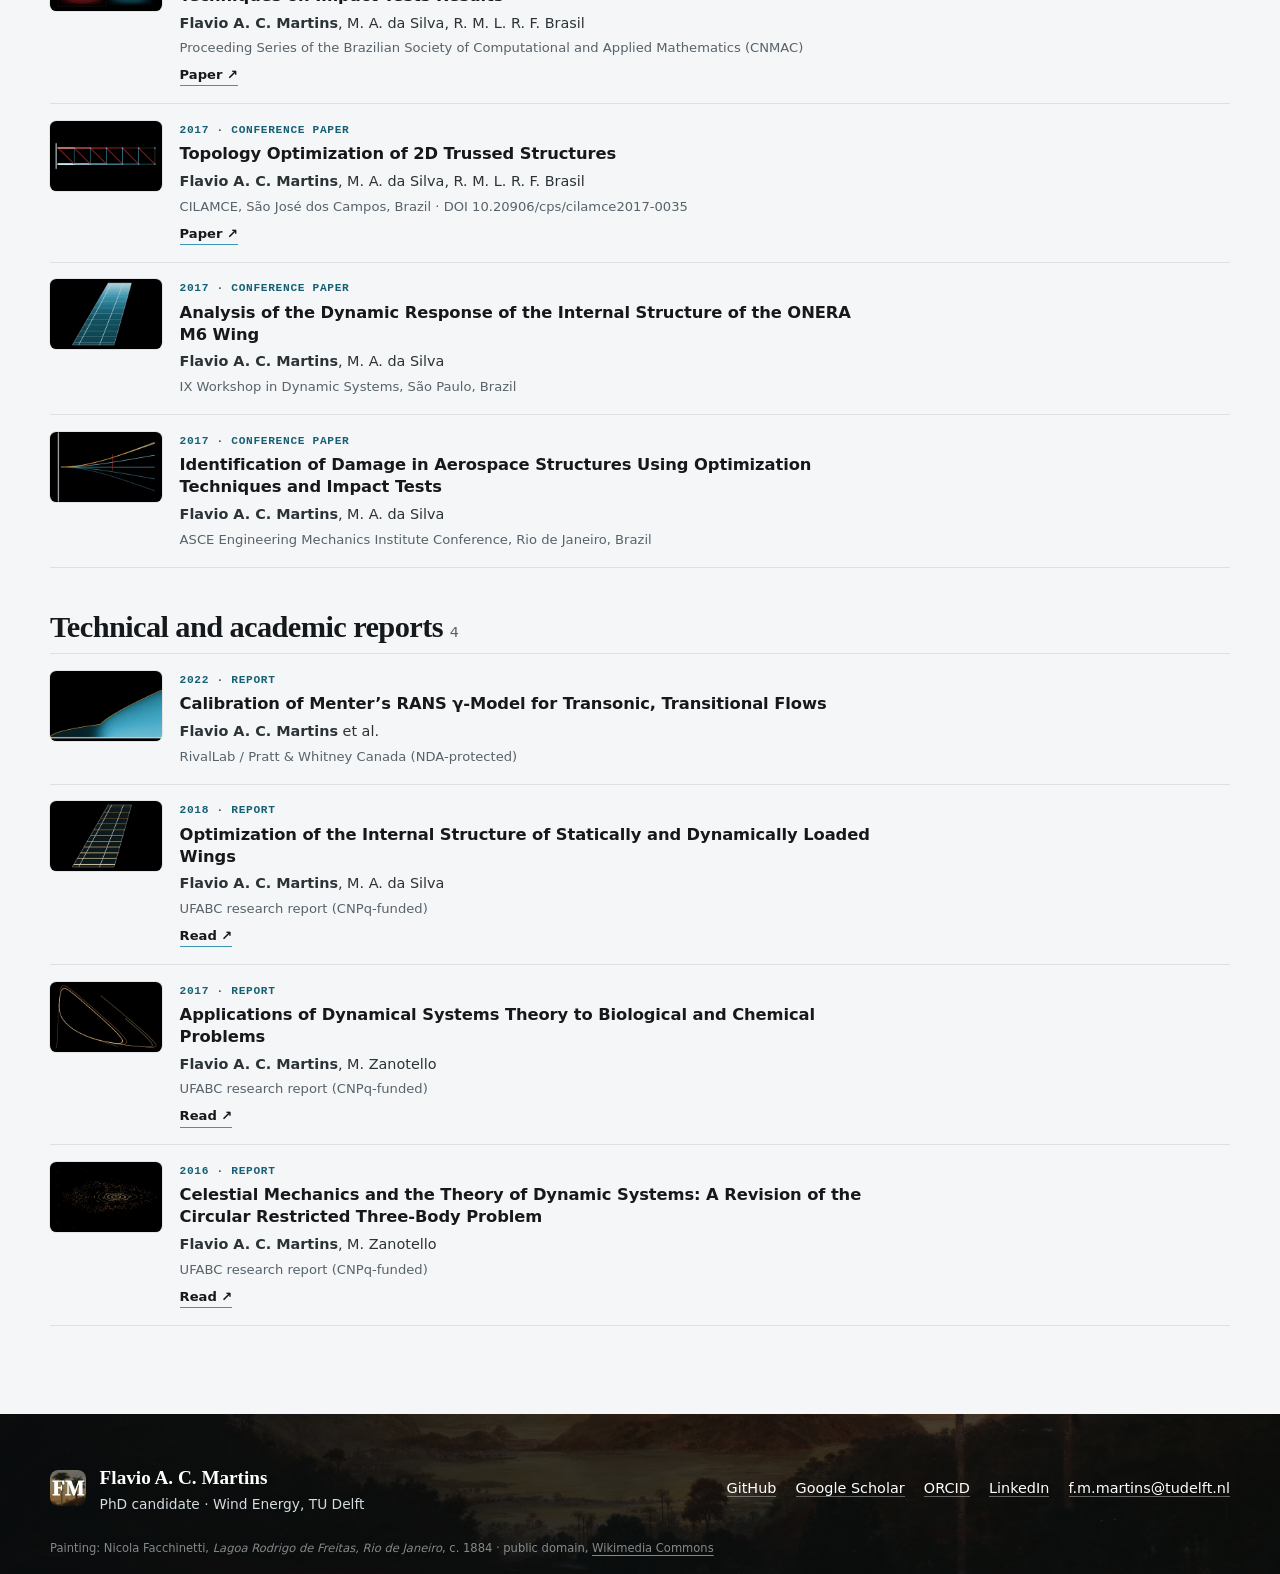
<file: publications/index.html>
<!doctype html>
<html lang="en">
  <head>
    <meta charset="utf-8" />
    <meta name="viewport" content="width=device-width, initial-scale=1" />
    <meta name="description" content="Journal articles, preprints, conference papers and reports by Flavio A. C. Martins." />
    <meta name="theme-color" content="#0b0e10" />
    <title>Publications · Flavio A. C. Martins</title>
    <link rel="icon" type="image/svg+xml" href="/assets/logo.svg" />
    <link rel="icon" type="image/png" sizes="32x32" href="/assets/favicon-32.png" />
    <link rel="apple-touch-icon" href="/assets/logo-180.png" />
    <link rel="stylesheet" href="/assets/styles.css?v=20261025" />
    <script src="/assets/site.js" defer></script>
  </head>
  <body>
    <a class="skip-link" href="#main">Skip to content</a>
    <!-- site:header -->
    <div class="hero-band">
      <header class="site-header">
        <a class="wordmark" href="/" aria-label="Flavio Martins, home"><img class="wordmark-mark" src="/assets/logo.svg" width="40" height="40" alt="FM logo" /><span>Flavio Martins</span></a>
        <nav class="site-nav" aria-label="Primary navigation"><a href="/cv/">CV</a><a href="/publications/" aria-current="page">Publications</a></nav>
      </header>
      <section class="page-intro shell">
        <div>
          <h1>Publications</h1>
          <p class="page-lede">22 publications: journal articles, preprints, conference papers and reports, newest first in each group.</p>
        </div>
        <div class="page-actions"><a class="button button-primary" href="https://scholar.google.com/citations?user=WZXamCcAAAAJ&amp;hl=en" rel="noreferrer">Google Scholar ↗</a><a class="button button-ghost" href="https://orcid.org/0000-0002-1374-5760" rel="noreferrer">ORCID ↗</a></div>
      </section>
    </div>
    <!-- /site:header -->

    <main id="main" class="page-light">
      <nav class="pub-toc shell" aria-label="Publication types"><a href="#journal">Journal articles <span>7</span></a><a href="#preprint">Preprints <span>2</span></a><a href="#conference">Conference papers and talks <span>9</span></a><a href="#report">Technical and academic reports <span>4</span></a></nav>
      <div class="pub-shell shell">
      <section class="pub-group" id="journal" aria-labelledby="journal-heading">
        <h2 id="journal-heading">Journal articles <span>7</span></h2>
        <ol class="pub-list" role="list">
          <li class="pub">
            <img class="pub-tile" src="/assets/work/thumbs/openonda.webp?v=2" width="160" height="100" loading="lazy" alt="Hybrid finite-volume and vortex-particle wake simulation around a cube" />
            <div class="pub-body">
              <p class="pub-label">2026 · Journal article · Accepted</p>
              <h3><a href="https://github.com/EngFlavioMartins/OpenONDA" rel="noreferrer">OpenONDA: A Python Interface for In-Line Control of OpenFOAM Solvers</a></h3>
              <p class="pub-authors"><strong>Flavio A. C. Martins</strong></p>
              <p class="pub-meta">OpenFOAM Journal</p>
              <p class="pub-links"><a href="https://github.com/EngFlavioMartins/OpenONDA" rel="noreferrer">Paper ↗</a><a href="https://github.com/EngFlavioMartins/OpenONDA" rel="noreferrer">Code ↗</a></p>
            </div>
          </li>
          <li class="pub">
            <img class="pub-tile" src="/assets/work/thumbs/regenerative-wakes.webp?v=2" width="160" height="100" loading="lazy" alt="Wake of a rotor with four wing strips: velocity-deficit planes and streamlines" />
            <div class="pub-body">
              <p class="pub-label">2025 · Journal article</p>
              <h3><a href="https://doi.org/10.5194/wes-10-41-2025" rel="noreferrer">Proof of Concept for Multirotor Systems with Vortex-Generating Modes for Regenerative Wind Energy: A Study Based on Numerical Simulations and Experimental Data</a></h3>
              <p class="pub-authors"><strong>Flavio A. C. Martins</strong>, A. van Zuijlen, C. S. Ferreira</p>
              <p class="pub-meta">Wind Energy Science, 10, 41–58 · DOI 10.5194/wes-10-41-2025</p>
              <p class="pub-links"><a href="https://doi.org/10.5194/wes-10-41-2025" rel="noreferrer">Paper ↗</a><a href="https://github.com/EngFlavioMartins/openfoam-actuator-surface" rel="noreferrer">Code ↗</a></p>
            </div>
          </li>
          <li class="pub">
            <img class="pub-tile" src="/assets/work/thumbs/coherent-structure-colouring.webp?v=2" width="160" height="100" loading="lazy" alt="Measured particle tracks behind an Ahmed body coloured by coherent-structure colouring" />
            <div class="pub-body">
              <p class="pub-label">2021 · Journal article</p>
              <h3><a href="https://doi.org/10.1007/s00348-021-03135-5" rel="noreferrer">Detection of Vortical Structures in Sparse Lagrangian Data Using Coherent-Structure Colouring</a></h3>
              <p class="pub-authors"><strong>Flavio A. C. Martins</strong>, A. Sciacchitano, D. E. Rival</p>
              <p class="pub-meta">Experiments in Fluids, 62(4), 69 · DOI 10.1007/s00348-021-03135-5</p>
              <p class="pub-links"><a href="https://doi.org/10.1007/s00348-021-03135-5" rel="noreferrer">Paper ↗</a><a href="https://github.com/EngFlavioMartins/coherent-structure-colouring" rel="noreferrer">Code ↗</a></p>
            </div>
          </li>
          <li class="pub">
            <img class="pub-tile" src="/assets/work/thumbs/truss-sizing.webp?v=2" width="160" height="100" loading="lazy" alt="The sized 37-member truss coloured by stress over admissible stress" />
            <div class="pub-body">
              <p class="pub-label">2019 · Journal article</p>
              <h3><a href="https://doi.org/10.1007/s13296-018-0194-8" rel="noreferrer">A Linear Approach for Sizing Optimization of Isostatic Trussed Structures Subjected to External and Self-Weight Loads</a></h3>
              <p class="pub-authors"><strong>Flavio A. C. Martins</strong>, J. P. J. Avila, M. A. da Silva</p>
              <p class="pub-meta">International Journal of Steel Structures, 19(4), 1146–1157 · DOI 10.1007/s13296-018-0194-8</p>
              <p class="pub-links"><a href="https://doi.org/10.1007/s13296-018-0194-8" rel="noreferrer">Paper ↗</a><a href="https://github.com/EngFlavioMartins/truss-sizing-optimisation" rel="noreferrer">Code ↗</a></p>
            </div>
          </li>
          <li class="pub">
            <img class="pub-tile" src="/assets/work/thumbs/vortex-induced-vibration.webp?v=2" width="160" height="100" loading="lazy" alt="Vortex cores shed behind an elastically mounted cylinder" />
            <div class="pub-body">
              <p class="pub-label">2019 · Journal article</p>
              <h3><a href="https://doi.org/10.1016/j.ijmecsci.2019.03.024" rel="noreferrer">Effects of the Reynolds Number and Structural Damping on Vortex-Induced Vibrations of an Elastically-Mounted Rigid Cylinder</a></h3>
              <p class="pub-authors"><strong>Flavio A. C. Martins</strong>, J. P. J. Avila</p>
              <p class="pub-meta">International Journal of Mechanical Sciences, 156, 235–249 · DOI 10.1016/j.ijmecsci.2019.03.024</p>
              <p class="pub-links"><a href="https://doi.org/10.1016/j.ijmecsci.2019.03.024" rel="noreferrer">Paper ↗</a><a href="https://github.com/EngFlavioMartins/vortex-induced-vibration" rel="noreferrer">Code ↗</a></p>
            </div>
          </li>
          <li class="pub">
            <img class="pub-tile" src="/assets/work/thumbs/viv-3d.webp?v=2" width="160" height="100" loading="lazy" alt="Vortex street behind an elastically mounted cylinder, one phase of its oscillation" />
            <div class="pub-body">
              <p class="pub-label">2019 · Journal article</p>
              <h3><a href="https://doi.org/10.1016/j.marstruc.2019.01.005" rel="noreferrer">Three-Dimensional CFD Analysis of Damping Effects on Vortex-Induced Vibrations of 2DOF Elastically-Mounted Circular Cylinders</a></h3>
              <p class="pub-authors"><strong>Flavio A. C. Martins</strong>, J. P. J. Avila</p>
              <p class="pub-meta">Marine Structures, 65, 12–31 · DOI 10.1016/j.marstruc.2019.01.005</p>
              <p class="pub-links"><a href="https://doi.org/10.1016/j.marstruc.2019.01.005" rel="noreferrer">Paper ↗</a><a href="https://github.com/EngFlavioMartins/vortex-induced-vibration" rel="noreferrer">Code ↗</a></p>
            </div>
          </li>
          <li class="pub">
            <img class="pub-tile" src="/assets/work/thumbs/three-body.webp?v=2" width="160" height="100" loading="lazy" alt="Earth–Moon effective-potential landscape with an orbit" />
            <div class="pub-body">
              <p class="pub-label">2018 · Journal article</p>
              <h3><a href="https://doi.org/10.1590/1806-9126-rbef-2017-0174" rel="noreferrer">Mecânica Celeste e a Teoria dos Sistemas Dinâmicos: Uma Revisão do Problema Circular Restrito de Três Corpos</a></h3>
              <p class="pub-authors"><strong>Flavio A. C. Martins</strong>, M. Zanotello</p>
              <p class="pub-meta">Revista Brasileira de Ensino de Física, 40(2), e2310 · DOI 10.1590/1806-9126-rbef-2017-0174</p>
              <p class="pub-links"><a href="https://doi.org/10.1590/1806-9126-rbef-2017-0174" rel="noreferrer">Paper ↗</a><a href="https://github.com/EngFlavioMartins/celestial-dynamics" rel="noreferrer">Code ↗</a></p>
            </div>
          </li>
        </ol>
      </section>
      <section class="pub-group" id="preprint" aria-labelledby="preprint-heading">
        <h2 id="preprint-heading">Preprints <span>2</span></h2>
        <ol class="pub-list" role="list">
          <li class="pub">
            <img class="pub-tile" src="/assets/work/thumbs/vortex-leapfrog.webp?v=2" width="160" height="100" loading="lazy" alt="Paths of two vortex pairs leapfrogging, from point-vortex dynamics" />
            <div class="pub-body">
              <p class="pub-label">2026 · Preprint</p>
              <h3><a href="https://arxiv.org/abs/2601.06942" rel="noreferrer">Toward Meshless Turbulent Flow Simulation: LES-Integrated Vortex Particle Method</a></h3>
              <p class="pub-authors"><strong>Flavio A. C. Martins</strong>, A. van Zuijlen, C. S. Ferreira</p>
              <p class="pub-meta">arXiv:2601.06942</p>
              <p class="pub-links"><a href="https://arxiv.org/abs/2601.06942" rel="noreferrer">Paper ↗</a></p>
            </div>
          </li>
          <li class="pub">
            <img class="pub-tile" src="/assets/work/thumbs/voronoi-coherence.webp?v=2" width="160" height="100" loading="lazy" alt="Voronoi cells of double-gyre tracers coloured by coherence" />
            <div class="pub-body">
              <p class="pub-label">2021 · Preprint</p>
              <h3><a href="https://arxiv.org/abs/2103.09884" rel="noreferrer">A Voronoi-Tessellation-Based Approach for Detection of Coherent Structures in Sparsely-Seeded Flows</a></h3>
              <p class="pub-authors"><strong>Flavio A. C. Martins</strong>, D. E. Rival</p>
              <p class="pub-meta">arXiv:2103.09884</p>
              <p class="pub-links"><a href="https://arxiv.org/abs/2103.09884" rel="noreferrer">Paper ↗</a><a href="https://github.com/EngFlavioMartins/voronoi-coherent-structures" rel="noreferrer">Code ↗</a></p>
            </div>
          </li>
        </ol>
      </section>
      <section class="pub-group" id="conference" aria-labelledby="conference-heading">
        <h2 id="conference-heading">Conference papers and talks <span>9</span></h2>
        <ol class="pub-list" role="list">
          <li class="pub">
            <img class="pub-tile" src="/assets/work/thumbs/hybrid-grid.webp?v=2" width="160" height="100" loading="lazy" alt="Illustration: a near-body grid around a square body and a particle wake" />
            <div class="pub-body">
              <p class="pub-label">2026 · Conference paper</p>
              <h3><a href="https://doi.org/10.1088/1742-6596/3224/4/042069" rel="noreferrer">Toward a 3D Hybrid Vortex Particle–Grid Approach for External Flows</a></h3>
              <p class="pub-authors"><strong>Flavio A. C. Martins</strong>, A. van Zuijlen, D. A. von Terzi</p>
              <p class="pub-meta">Journal of Physics: Conference Series, 3224(4), 042069 · DOI 10.1088/1742-6596/3224/4/042069</p>
              <p class="pub-links"><a href="https://doi.org/10.1088/1742-6596/3224/4/042069" rel="noreferrer">Paper ↗</a></p>
            </div>
          </li>
          <li class="pub">
            <img class="pub-tile" src="/assets/work/thumbs/wind-farm.webp?v=2" width="160" height="100" loading="lazy" alt="Illustration: wake deficits behind a farm of multirotor systems, top view" />
            <div class="pub-body">
              <p class="pub-label">2024 · Conference paper</p>
              <h3><a href="https://doi.org/10.1088/1742-6596/2767/7/072006" rel="noreferrer">Numerical Investigation of Atmospheric Boundary Layer Control in Wind Farms with Multirotor Systems</a></h3>
              <p class="pub-authors"><strong>Flavio A. C. Martins</strong>, C. S. Ferreira, A. van Zuijlen</p>
              <p class="pub-meta">Journal of Physics: Conference Series, 2767(7), 072006 · DOI 10.1088/1742-6596/2767/7/072006</p>
              <p class="pub-links"><a href="https://doi.org/10.1088/1742-6596/2767/7/072006" rel="noreferrer">Paper ↗</a></p>
            </div>
          </li>
          <li class="pub">
            <img class="pub-tile" src="/assets/work/thumbs/entrainment.webp?v=2" width="160" height="100" loading="lazy" alt="Illustration: turbine wakes in a boundary layer, with streamlines bending down into them" />
            <div class="pub-body">
              <p class="pub-label">2024 · Conference paper</p>
              <h3><a href="https://doi.org/10.1088/1742-6596/2767/9/092107" rel="noreferrer">Enhancing Wind Farm Efficiency Through Active Control of the Atmospheric Boundary Layer’s Vertical Entrainment of Momentum</a></h3>
              <p class="pub-authors">C. S. Ferreira, D. Bensason, T. J. Broertjes, A. Sciacchitano, <strong>Flavio A. C. Martins</strong>, A. G. Ajay</p>
              <p class="pub-meta">Journal of Physics: Conference Series, 2767(9), 092107 · DOI 10.1088/1742-6596/2767/9/092107</p>
              <p class="pub-links"><a href="https://doi.org/10.1088/1742-6596/2767/9/092107" rel="noreferrer">Paper ↗</a></p>
            </div>
          </li>
          <li class="pub">
            <img class="pub-tile" src="/assets/work/thumbs/assimilation.webp?v=2" width="160" height="100" loading="lazy" alt="Illustration: a vortex field with sparse sensor positions" />
            <div class="pub-body">
              <p class="pub-label">2022 · Conference paper</p>
              <h3>State-Observer-Based Data Assimilation for Real Flow Analysis: Integrating Computation and Measurement</h3>
              <p class="pub-authors"><strong>Flavio A. C. Martins</strong>, A. Alcântara, D. E. Rival</p>
              <p class="pub-meta">NATO Unclassified technical meeting, Kingston, Canada</p>
              
            </div>
          </li>
          <li class="pub">
            <img class="pub-tile" src="/assets/work/thumbs/viv-2dof.webp?v=2" width="160" height="100" loading="lazy" alt="Vortex street behind an elastically mounted cylinder, another phase of its oscillation" />
            <div class="pub-body">
              <p class="pub-label">2018 · Conference paper</p>
              <h3><a href="https://uspdigital.usp.br/siicusp/siicPublicacao.jsp?codmnu=7210" rel="noreferrer">Three-Dimensional CFD Analysis of Damping Effects on Vortex-Induced Vibrations of 2DOF Cylinders</a></h3>
              <p class="pub-authors"><strong>Flavio A. C. Martins</strong>, J. P. J. Avila</p>
              <p class="pub-meta">SIIC-USP, São Paulo, Brazil</p>
              <p class="pub-links"><a href="https://uspdigital.usp.br/siicusp/siicPublicacao.jsp?codmnu=7210" rel="noreferrer">Paper ↗</a></p>
            </div>
          </li>
          <li class="pub">
            <img class="pub-tile" src="/assets/work/thumbs/plate-mode.webp?v=2" width="160" height="100" loading="lazy" alt="Illustration: a plate mode shape distorted by a damaged region" />
            <div class="pub-body">
              <p class="pub-label">2018 · Conference paper</p>
              <h3><a href="https://proceedings.sbmac.org.br/sbmac/article/download/1878/1896" rel="noreferrer">Detection of Damage in Aerospace Structures Using Optimization Techniques on Impact Tests Results</a></h3>
              <p class="pub-authors"><strong>Flavio A. C. Martins</strong>, M. A. da Silva, R. M. L. R. F. Brasil</p>
              <p class="pub-meta">Proceeding Series of the Brazilian Society of Computational and Applied Mathematics (CNMAC)</p>
              <p class="pub-links"><a href="https://proceedings.sbmac.org.br/sbmac/article/download/1878/1896" rel="noreferrer">Paper ↗</a></p>
            </div>
          </li>
          <li class="pub">
            <img class="pub-tile" src="/assets/work/thumbs/truss-topology.webp?v=2" width="160" height="100" loading="lazy" alt="A cantilever truss coloured by member axial force from a static solve" />
            <div class="pub-body">
              <p class="pub-label">2017 · Conference paper</p>
              <h3><a href="https://doi.org/10.20906/cps/cilamce2017-0035" rel="noreferrer">Topology Optimization of 2D Trussed Structures</a></h3>
              <p class="pub-authors"><strong>Flavio A. C. Martins</strong>, M. A. da Silva, R. M. L. R. F. Brasil</p>
              <p class="pub-meta">CILAMCE, São José dos Campos, Brazil · DOI 10.20906/cps/cilamce2017-0035</p>
              <p class="pub-links"><a href="https://doi.org/10.20906/cps/cilamce2017-0035" rel="noreferrer">Paper ↗</a></p>
            </div>
          </li>
          <li class="pub">
            <img class="pub-tile" src="/assets/work/thumbs/onera-m6.webp?v=2" width="160" height="100" loading="lazy" alt="ONERA M6 wing planform with spars and ribs, shaded by its first bending mode" />
            <div class="pub-body">
              <p class="pub-label">2017 · Conference paper</p>
              <h3>Analysis of the Dynamic Response of the Internal Structure of the ONERA M6 Wing</h3>
              <p class="pub-authors"><strong>Flavio A. C. Martins</strong>, M. A. da Silva</p>
              <p class="pub-meta">IX Workshop in Dynamic Systems, São Paulo, Brazil</p>
              
            </div>
          </li>
          <li class="pub">
            <img class="pub-tile" src="/assets/work/thumbs/beam-mode.webp?v=2" width="160" height="100" loading="lazy" alt="Illustration: cantilever mode shapes and the shape with a crack" />
            <div class="pub-body">
              <p class="pub-label">2017 · Conference paper</p>
              <h3>Identification of Damage in Aerospace Structures Using Optimization Techniques and Impact Tests</h3>
              <p class="pub-authors"><strong>Flavio A. C. Martins</strong>, M. A. da Silva</p>
              <p class="pub-meta">ASCE Engineering Mechanics Institute Conference, Rio de Janeiro, Brazil</p>
              
            </div>
          </li>
        </ol>
      </section>
      <section class="pub-group" id="report" aria-labelledby="report-heading">
        <h2 id="report-heading">Technical and academic reports <span>4</span></h2>
        <ol class="pub-list" role="list">
          <li class="pub">
            <img class="pub-tile" src="/assets/work/thumbs/transition.webp?v=2" width="160" height="100" loading="lazy" alt="Illustration: intermittency growing through a transitional boundary layer" />
            <div class="pub-body">
              <p class="pub-label">2022 · Report</p>
              <h3>Calibration of Menter’s RANS γ-Model for Transonic, Transitional Flows</h3>
              <p class="pub-authors"><strong>Flavio A. C. Martins</strong> et al.</p>
              <p class="pub-meta">RivalLab / Pratt &amp; Whitney Canada (NDA-protected)</p>
              
            </div>
          </li>
          <li class="pub">
            <img class="pub-tile" src="/assets/work/thumbs/wing-ribs.webp?v=2" width="160" height="100" loading="lazy" alt="ONERA M6 wing planform with ribs of varying size" />
            <div class="pub-body">
              <p class="pub-label">2018 · Report</p>
              <h3><a href="https://propes.ufabc.edu.br/simposios/index.php?conference=EIC&amp;schedConf=8EIC2018&amp;page=paper&amp;op=view&amp;path%5B%5D=3344" rel="noreferrer">Optimization of the Internal Structure of Statically and Dynamically Loaded Wings</a></h3>
              <p class="pub-authors"><strong>Flavio A. C. Martins</strong>, M. A. da Silva</p>
              <p class="pub-meta">UFABC research report (CNPq-funded)</p>
              <p class="pub-links"><a href="https://propes.ufabc.edu.br/simposios/index.php?conference=EIC&amp;schedConf=8EIC2018&amp;page=paper&amp;op=view&amp;path%5B%5D=3344" rel="noreferrer">Read ↗</a></p>
            </div>
          </li>
          <li class="pub">
            <img class="pub-tile" src="/assets/work/thumbs/brusselator.webp?v=2" width="160" height="100" loading="lazy" alt="Trajectories of the Brusselator converging to its limit cycle" />
            <div class="pub-body">
              <p class="pub-label">2017 · Report</p>
              <h3><a href="https://propes.ufabc.edu.br/simposios/index.php?conference=EIC&amp;schedConf=7EIC2017&amp;page=paper&amp;op=view&amp;path%5B%5D=2966" rel="noreferrer">Applications of Dynamical Systems Theory to Biological and Chemical Problems</a></h3>
              <p class="pub-authors"><strong>Flavio A. C. Martins</strong>, M. Zanotello</p>
              <p class="pub-meta">UFABC research report (CNPq-funded)</p>
              <p class="pub-links"><a href="https://propes.ufabc.edu.br/simposios/index.php?conference=EIC&amp;schedConf=7EIC2017&amp;page=paper&amp;op=view&amp;path%5B%5D=2966" rel="noreferrer">Read ↗</a></p>
            </div>
          </li>
          <li class="pub">
            <img class="pub-tile" src="/assets/work/thumbs/poincare.webp?v=2" width="160" height="100" loading="lazy" alt="Poincaré section of Earth–Moon orbits in the restricted three-body problem" />
            <div class="pub-body">
              <p class="pub-label">2016 · Report</p>
              <h3><a href="https://propes.ufabc.edu.br/simposios/index.php?conference=EIC&amp;schedConf=6EIC2016&amp;page=paper&amp;op=view&amp;path%5B%5D=2502" rel="noreferrer">Celestial Mechanics and the Theory of Dynamic Systems: A Revision of the Circular Restricted Three-Body Problem</a></h3>
              <p class="pub-authors"><strong>Flavio A. C. Martins</strong>, M. Zanotello</p>
              <p class="pub-meta">UFABC research report (CNPq-funded)</p>
              <p class="pub-links"><a href="https://propes.ufabc.edu.br/simposios/index.php?conference=EIC&amp;schedConf=6EIC2016&amp;page=paper&amp;op=view&amp;path%5B%5D=2502" rel="noreferrer">Read ↗</a></p>
            </div>
          </li>
        </ol>
      </section>
      </div>
    </main>

    <!-- site:footer -->
    <footer class="site-footer">
      <div class="shell footer-inner">
        <div class="footer-id">
          <img src="/assets/logo.svg" width="36" height="36" alt="FM logo" />
          <div><p class="footer-name">Flavio A. C. Martins</p><p>PhD candidate · Wind Energy, TU Delft</p></div>
        </div>
        <ul class="footer-links" role="list"><li><a href="https://github.com/EngFlavioMartins" rel="noreferrer">GitHub</a></li><li><a href="https://scholar.google.com/citations?user=WZXamCcAAAAJ&amp;hl=en" rel="noreferrer">Google Scholar</a></li><li><a href="https://orcid.org/0000-0002-1374-5760" rel="noreferrer">ORCID</a></li><li><a href="https://www.linkedin.com/in/flavio-martins-8bb89772" rel="noreferrer">LinkedIn</a></li><li><a href="mailto:f.m.martins@tudelft.nl">f.m.martins@tudelft.nl</a></li></ul>
      </div>
      <p class="shell footer-credit">Painting: Nicola Facchinetti, <i>Lagoa Rodrigo de Freitas, Rio de Janeiro</i>, c. 1884 · public domain, <a href="https://commons.wikimedia.org/wiki/File:Nicola_Facchinetti_-_Lagoa_Rodrigo_de_Freitas,_Rio_de_Janeiro,_ca._1884.jpg" rel="noreferrer">Wikimedia Commons</a></p>
    </footer>
    <!-- /site:footer -->
  </body>
</html>
</file>
<file: assets/styles.css>
:root {
  color-scheme: light;
  /* Neutral ink and paper; the accents come from the figures' own maps (thesis teal, amber). */
  --ink: #15191c;
  --ink-soft: #2b3337;
  --muted: #56636a;
  --paper: #f5f6f7;
  --surface: #ffffff;
  --surface-tint: #eceff1;
  --line: #dce1e4;
  --violet: #156074;        /* accent: links, labels (name kept for the other pages' rules) */
  --violet-deep: #0f4a5a;
  --cyan: #3d97b4;          /* underlines */
  --magenta: #c8862a;       /* amber, used sparingly */
  --night: #0e1214;
  --focus: #e0a040;
  --dark-bg: #0b0e10;       /* research section: the figures' black */
  --dark-card: #12171a;
  --dark-line: #242c31;
  --dark-ink: #e9eef0;
  --dark-muted: #a7b3b9;
  --dark-accent: #7cc8de;
  --shadow: 0 24px 70px rgba(14, 18, 20, 0.12);
  --shadow-small: 0 10px 30px rgba(14, 18, 20, 0.08);
  --shell: min(1180px, calc(100vw - 40px));
  --display: "Iowan Old Style", "Palatino Linotype", Palatino, Georgia, serif;
}

* { box-sizing: border-box; }

html {
  scroll-behavior: smooth;
  scroll-padding-top: 2rem;
  background: var(--paper);
}

body {
  position: relative;
  z-index: 0;
  min-height: 100vh;
  overflow-x: clip;
  margin: 0;
  color: var(--ink);
  background: var(--paper);
  font-family: Inter, ui-sans-serif, system-ui, -apple-system, BlinkMacSystemFont, "Segoe UI", sans-serif;
  font-size: 1rem;
  line-height: 1.62;
  text-rendering: optimizeLegibility;
}

body::before {
  content: none;
}

img { display: block; max-width: 100%; }
a { color: inherit; text-underline-offset: 0.22em; }
a:hover { color: var(--violet); }
button, a { -webkit-tap-highlight-color: transparent; }

.skip-link {
  position: fixed;
  top: 1rem;
  left: 1rem;
  z-index: 100;
  transform: translateY(-180%);
  padding: 0.75rem 1rem;
  color: white;
  background: var(--night);
  border-radius: 0.6rem;
}

.skip-link:focus { transform: none; }
.shell { width: var(--shell); margin-inline: auto; }

.site-header {
  width: var(--shell);
  min-height: 72px;
  display: flex;
  align-items: center;
  justify-content: space-between;
  gap: 2rem;
  margin: 0 auto;
  border-bottom: 1px solid rgba(14, 18, 20, 0.12);
}

.wordmark {
  display: inline-flex;
  align-items: center;
  gap: 0.8rem;
  min-height: 44px;
  font-weight: 760;
  letter-spacing: -0.015em;
  text-decoration: none;
}

.wordmark-mark {
  position: relative;
  display: grid;
  place-items: center;
  width: 2.45rem;
  aspect-ratio: 1;
  color: white;
  background: var(--ink-soft);
  border-radius: 0.45rem;
  font-size: 0.7rem;
  letter-spacing: 0.08em;
}

.wordmark-mark::after {
  content: none;
}

.site-nav {
  display: flex;
  align-items: center;
  gap: 0.25rem;
  padding: 0.3rem;
  border: 0;
  border-radius: 0.5rem;
  background: transparent;
}

.site-nav a {
  min-height: 42px;
  display: inline-flex;
  align-items: center;
  padding: 0.45rem 1rem;
  color: var(--ink-soft);
  border-radius: 0.4rem;
  font-size: 0.9rem;
  font-weight: 720;
  text-decoration: none;
}

.site-nav a:hover,
.site-nav a[aria-current="page"] {
  color: white;
  background: var(--night);
}

.eyebrow,
.card-index,
.work-meta,
.publication-kind,
.publication-year,
.repo-number,
.category-number {
  margin: 0 0 1rem;
  color: var(--violet);
  font-family: ui-monospace, SFMono-Regular, Menlo, Consolas, monospace;
  font-size: 0.76rem;
  font-weight: 760;
  letter-spacing: 0.1em;
  line-height: 1.45;
  text-transform: uppercase;
}

h1,
h2,
h3 {
  margin: 0;
  font-family: var(--display);
  font-weight: 620;
  line-height: 1.02;
  letter-spacing: -0.045em;
}

h1 { max-width: 11ch; font-size: clamp(3.55rem, 6.6vw, 6.25rem); line-height: 1.1; }
h2 { max-width: 17ch; font-size: clamp(2.35rem, 4.4vw, 4.35rem); }
h3 { font-size: clamp(1.55rem, 2.6vw, 2.45rem); }

.hero-actions,
.download-row,
.profile-link-row,
.project-actions {
  display: flex;
  flex-wrap: wrap;
  align-items: center;
  gap: 0.75rem 1rem;
  margin-top: 2rem;
}

.button {
  min-height: 3.15rem;
  display: inline-flex;
  align-items: center;
  justify-content: center;
  gap: 0.75rem;
  padding: 0.78rem 1.3rem;
  color: var(--ink);
  border: 1px solid rgba(14, 18, 20, 0.75);
  border-radius: 0.8rem;
  font-weight: 760;
  text-decoration: none;
  transition: transform 160ms ease, box-shadow 160ms ease, background 160ms ease;
}

.button:hover {
  transform: translateY(-2px);
  color: inherit;
  box-shadow: 0 10px 25px rgba(14, 18, 20, 0.13);
}

.button-primary {
  color: white;
  border-color: var(--night);
  background: var(--night);
}

.button-primary:hover { color: white; background: var(--ink-soft); }
.button-secondary { background: rgba(255, 255, 255, 0.76); }

.section-pad { padding-block: clamp(5rem, 10vw, 9rem); }
.section-pad-small { padding-block: clamp(2.8rem, 6vw, 5rem) clamp(5rem, 9vw, 8rem); }

.section-heading { margin-bottom: clamp(1.8rem, 4vw, 3.7rem); }
.compact-heading {
  display: flex;
  align-items: end;
  justify-content: space-between;
  gap: 2rem;
}

.compact-heading a {
  min-height: 44px;
  display: inline-flex;
  align-items: center;
  flex: 0 0 auto;
  color: var(--ink-soft);
  font-weight: 760;
  text-decoration: none;
  border-bottom: 2px solid var(--cyan);
}

/* Painted band: navigation and masthead over a darkened landscape (Facchinetti, c. 1884). */
.hero-band {
  position: relative;
  isolation: isolate;
  color: var(--dark-ink);
  background: var(--dark-bg) image-set(url('/assets/hero/facchinetti-lagoa-2400.webp') 1x) center 58% / cover no-repeat;
}
.hero-band::before {
  content: "";
  position: absolute;
  inset: 0;
  z-index: -1;
  background:
    linear-gradient(90deg, rgba(8, 11, 13, 0.9) 0%, rgba(8, 11, 13, 0.7) 48%, rgba(8, 11, 13, 0.3) 100%),
    linear-gradient(0deg, rgba(8, 11, 13, 0.5), rgba(8, 11, 13, 0) 45%);
}
@media (max-width: 1200px) {
  .hero-band { background-image: url('/assets/hero/facchinetti-lagoa-1200.webp'); }
}
.hero-band .site-header { border-bottom-color: rgba(255, 255, 255, 0.16); }
.hero-band .wordmark,
.hero-band .site-nav a { color: var(--dark-ink); }
.hero-band .site-nav a:hover,
.hero-band .site-nav a[aria-current="page"] { color: white; background: rgba(255, 255, 255, 0.14); }
.wordmark-mark { width: 2.5rem; height: 2.5rem; background: none; border-radius: 0.55rem; }

.masthead {
  display: grid;
  grid-template-columns: auto minmax(0, 1fr);
  grid-template-areas: "photo text" ". links";
  column-gap: clamp(1.25rem, 3vw, 2.5rem);
  align-items: start;
  padding-block: clamp(3.5rem, 7vw, 6rem) clamp(3rem, 6vw, 5rem);
}
.masthead-text { grid-area: text; }
.masthead-portrait {
  grid-area: photo;
  width: var(--portrait-size, 150px);
  height: var(--portrait-size, 150px);
  object-fit: cover;
  border-radius: 0.9rem;
  box-shadow: 0 0 0 1px rgba(255, 255, 255, 0.28), 0 12px 32px rgba(0, 0, 0, 0.35);
}
.masthead-links { grid-area: links; }
.masthead h1 { margin-top: -0.12em; }   /* the name's cap height, not its line box, meets the photo's top */
.masthead h1 { max-width: none; color: white; font-size: clamp(2.2rem, 4.4vw, 3.4rem); line-height: 1.05; letter-spacing: -0.03em; }
.masthead-role { margin: 0.6rem 0 0; color: var(--dark-accent); font-size: 0.98rem; font-weight: 650; }
.masthead-lede { max-width: 60ch; margin: 0.55rem 0 0; color: #d3dcdf; font-size: 1.05rem; line-height: 1.6; }
.masthead-links { display: flex; flex-wrap: wrap; gap: 0.45rem; margin: 1.2rem 0 0; padding: 0; list-style: none; }
.masthead-links a {
  min-height: 36px;
  display: inline-flex;
  align-items: center;
  padding: 0.3rem 0.85rem;
  color: white;
  border: 1px solid rgba(255, 255, 255, 0.32);
  border-radius: 999px;
  background: rgba(8, 11, 13, 0.35);
  font-size: 0.86rem;
  font-weight: 650;
  text-decoration: none;
}
.masthead-links a:hover { color: var(--night); border-color: var(--dark-accent); background: var(--dark-accent); }
.hero-credit { margin: 0 auto; padding-bottom: 0.7rem; color: rgba(233, 238, 240, 0.6); font-size: 0.72rem; text-align: right; }
.hero-credit a { color: inherit; }
.hero-credit a:hover { color: white; }

/* Research section: light, below the dark band. Figures keep their black ground. */
.section-light { background: var(--paper); padding-block: clamp(2.8rem, 6vw, 4.5rem) clamp(4rem, 8vw, 6rem); }
.section-light h2 { max-width: none; font-size: clamp(1.85rem, 3.2vw, 2.6rem); letter-spacing: -0.03em; }
.section-light .section-heading { margin-bottom: clamp(1.4rem, 3vw, 2.2rem); }

.research-stories { display: grid; grid-template-columns: repeat(2, minmax(0, 1fr)); gap: 1.25rem; }
.research-story {
  min-width: 0;
  display: flex;
  flex-direction: column;
  overflow: hidden;
  border: 1px solid var(--line);
  border-radius: 0.6rem;
  background: var(--surface);
}
.research-story figure { margin: 0; }
.research-story picture { display: block; }
.research-story img { width: 100%; height: auto; aspect-ratio: 16 / 10; object-fit: contain; background: #000; }
.research-story figcaption { padding: 0.65rem 1.15rem 0.75rem; color: var(--muted); border-bottom: 1px solid var(--line); font-size: 0.8rem; line-height: 1.45; }
.research-story figcaption strong { color: var(--ink); font-weight: 650; }
.research-story-copy { display: flex; flex: 1; flex-direction: column; padding: 1.2rem 1.25rem 1.35rem; }
.research-story .work-meta { margin-bottom: 0.5rem; font-size: 0.7rem; }
.research-story h3 { max-width: 34ch; font-size: clamp(1.25rem, 1.9vw, 1.55rem); line-height: 1.2; letter-spacing: -0.015em; }
.research-tags { display: flex; flex-wrap: wrap; gap: 0.35rem; margin: 0.7rem 0 0; padding: 0; list-style: none; }
.research-tags li {
  padding: 0.1rem 0.5rem;
  color: var(--muted);
  border: 1px solid var(--line);
  border-radius: 0.3rem;
  font-size: 0.75rem;
  font-weight: 550;
  line-height: 1.5;
}
.research-story-copy > p:not(.work-meta) { margin: 0.8rem 0 1.1rem; color: var(--muted); font-size: 0.95rem; line-height: 1.6; }
.study-links { display: flex; flex-wrap: wrap; gap: 0.5rem 1.25rem; margin-top: auto; }
.research-story-copy > a { align-self: flex-start; margin-top: auto; }
.research-story-copy a {
  padding-block: 0.25rem;
  color: var(--ink);
  border-bottom: 2px solid var(--cyan);
  font-weight: 700;
  text-decoration: none;
}
.research-story-copy a:hover { color: var(--violet); }
.study-anchor { display: block; height: 0; scroll-margin-top: 2rem; }
#work-openonda img { object-fit: contain; }

@media (max-width: 860px) {
  .research-stories { grid-template-columns: 1fr; }
}
@media (max-width: 520px) {
  .masthead { grid-template-columns: 1fr; grid-template-areas: "photo" "text" "links"; row-gap: 1.1rem; }
  .masthead-portrait { width: 104px; height: 104px; }
  .hero-credit { text-align: left; }
}

.site-footer {
  position: relative;
  isolation: isolate;
  color: #d3dcdf;
  background: var(--dark-bg) url('/assets/hero/facchinetti-lagoa-2400.webp') center 92% / cover no-repeat;
}
.site-footer::before {
  content: "";
  position: absolute;
  inset: 0;
  z-index: -1;
  background: linear-gradient(90deg, rgba(8, 11, 13, 0.9), rgba(8, 11, 13, 0.62));
}
@media (max-width: 1200px) {
  .site-footer { background-image: url('/assets/hero/facchinetti-lagoa-1200.webp'); }
}
.footer-inner { display: flex; flex-wrap: wrap; align-items: center; justify-content: space-between; gap: 1.5rem 2rem; padding-block: 3rem 1.5rem; }
.footer-id { display: flex; align-items: center; gap: 0.85rem; }
.footer-id img { border-radius: 0.5rem; }
.footer-id p { margin: 0; font-size: 0.86rem; }
.footer-id .footer-name { color: white; font-family: var(--display); font-size: 1.2rem; font-weight: 620; }
.footer-links { display: flex; flex-wrap: wrap; gap: 0.4rem 1.2rem; margin: 0; padding: 0; list-style: none; font-size: 0.9rem; }
.footer-links a { color: white; text-decoration: none; border-bottom: 1px solid rgba(255, 255, 255, 0.35); }
.footer-links a:hover { color: var(--dark-accent); border-color: var(--dark-accent); }
.footer-credit { margin-block: 0; padding-bottom: 1rem; color: rgba(233, 238, 240, 0.55); font-size: 0.72rem; }
.footer-credit a { color: inherit; }

/* Inner pages: a compact intro inside the painted band. */
.page-intro { display: flex; flex-wrap: wrap; align-items: end; justify-content: space-between; gap: 1.5rem 2rem; padding-block: clamp(2.5rem, 5vw, 4rem); }
.page-intro h1 { max-width: none; color: white; font-size: clamp(2.2rem, 4.4vw, 3.3rem); letter-spacing: -0.03em; }
.page-lede { max-width: 58ch; margin: 0.6rem 0 0; color: #d3dcdf; font-size: 1.02rem; }
.page-actions { display: flex; flex-wrap: wrap; gap: 0.6rem; }
.page-intro .button { min-height: 2.6rem; padding: 0.5rem 1rem; border-radius: 999px; font-size: 0.9rem; }
.page-intro .button-primary { color: var(--night); border-color: var(--dark-accent); background: var(--dark-accent); }
.page-intro .button-ghost { color: white; border-color: rgba(255, 255, 255, 0.4); background: rgba(8, 11, 13, 0.35); }
.page-intro .button:hover { color: var(--night); background: white; border-color: white; }
.page-light { background: var(--paper); }

/* Publications: one list per type, a small figure tile beside each entry. */
.pub-toc { display: flex; flex-wrap: wrap; gap: 0.45rem; padding-block: 1.8rem 0.4rem; }
.pub-toc a { padding: 0.3rem 0.8rem; color: var(--ink-soft); border: 1px solid var(--line); border-radius: 999px; background: var(--surface); font-size: 0.85rem; font-weight: 650; text-decoration: none; }
.pub-toc a span { color: var(--muted); font-weight: 500; }
.pub-toc a:hover { color: white; border-color: var(--violet); background: var(--violet); }
.pub-toc a:hover span { color: inherit; }
.pub-shell { padding-bottom: clamp(3.5rem, 7vw, 5.5rem); }
.pub-group { padding-top: clamp(1.8rem, 4vw, 2.8rem); scroll-margin-top: 1rem; }
.pub-group h2 { max-width: none; padding-bottom: 0.6rem; border-bottom: 1px solid var(--line); font-size: clamp(1.45rem, 2.4vw, 1.9rem); letter-spacing: -0.02em; }
.pub-group h2 span { color: var(--muted); font-family: ui-sans-serif, system-ui, sans-serif; font-size: 0.9rem; font-weight: 500; letter-spacing: 0; }
.pub-list { margin: 0; padding: 0; list-style: none; }
.pub { display: grid; grid-template-columns: 112px minmax(0, 1fr); gap: 1.1rem; padding-block: 1.05rem; border-bottom: 1px solid var(--line); }
.pub-tile { width: 112px; height: 70px; object-fit: cover; border-radius: 0.4rem; background: #000; box-shadow: 0 0 0 1px rgba(14, 18, 20, 0.08); }
.pub-label { margin: 0 0 0.25rem; color: var(--violet); font-family: ui-monospace, SFMono-Regular, Menlo, Consolas, monospace; font-size: 0.7rem; font-weight: 700; letter-spacing: 0.06em; text-transform: uppercase; }
.pub h3 { max-width: 62ch; font-family: inherit; font-size: 1.02rem; font-weight: 700; line-height: 1.35; letter-spacing: -0.005em; }
.pub h3 a { text-decoration: none; }
.pub h3 a:hover { color: var(--violet); text-decoration: underline; text-decoration-color: var(--cyan); }
.pub-authors { margin: 0.3rem 0 0; color: var(--ink-soft); font-size: 0.9rem; }
.pub-meta { margin: 0.15rem 0 0; color: var(--muted); font-size: 0.82rem; }
.pub-links { display: flex; gap: 1rem; margin: 0.35rem 0 0; font-size: 0.82rem; font-weight: 700; }
.pub-links a { text-decoration: none; border-bottom: 1.5px solid var(--cyan); }
.pub-links a:hover { color: var(--violet); }
@media (max-width: 560px) {
  .pub { grid-template-columns: 76px minmax(0, 1fr); gap: 0.8rem; }
  .pub-tile { width: 76px; height: 48px; }
}

/* CV: a concise professional summary and the full academic record. */
.cv-shell { padding-block: 1.8rem clamp(3.5rem, 7vw, 5.5rem); }
.cv-tabs { display: inline-flex; gap: 0.3rem; margin-bottom: 1.4rem; padding: 0.3rem; border: 1px solid var(--line); border-radius: 999px; background: var(--surface); }
.cv-tabs button { min-height: 2.4rem; padding: 0.35rem 1.2rem; color: var(--ink-soft); border: 0; border-radius: 999px; background: none; font: inherit; font-size: 0.92rem; font-weight: 700; cursor: pointer; }
.cv-tabs button[aria-selected="true"] { color: white; background: var(--violet); }
.cv-panel { padding: clamp(1.4rem, 3.5vw, 2.6rem); border: 1px solid var(--line); border-radius: 0.7rem; background: var(--surface); box-shadow: none; }
.cv-summary { max-width: 75ch; margin: 0 0 1.4rem; color: var(--ink-soft); font-size: 1.05rem; line-height: 1.65; }
.cv-columns { display: grid; grid-template-columns: minmax(0, 1.6fr) minmax(0, 1fr); gap: clamp(1.5rem, 4vw, 3.5rem); }
.cv-single { max-width: 860px; }
.cv-section { margin-top: 1.8rem; }
.cv-section > h3 { margin: 0 0 0.6rem; padding-bottom: 0.45rem; color: var(--violet); border-bottom: 1px solid var(--line); font-family: ui-monospace, SFMono-Regular, Menlo, Consolas, monospace; font-size: 0.78rem; font-weight: 700; letter-spacing: 0.08em; text-transform: uppercase; }
.cv-item { display: grid; grid-template-columns: 7.5rem minmax(0, 1fr); gap: 1rem; padding-block: 0.75rem; }
.cv-item + .cv-item { border-top: 1px dashed var(--line); }
.cv-date { margin: 0.15rem 0 0; color: var(--muted); font-size: 0.82rem; font-variant-numeric: tabular-nums; }
.cv-item h4 { margin: 0; font-size: 1rem; font-weight: 700; line-height: 1.35; }
.cv-place { margin: 0.15rem 0 0; color: var(--muted); font-size: 0.88rem; }
.cv-item ul { margin: 0.45rem 0 0; padding-left: 1.1rem; color: var(--ink-soft); font-size: 0.93rem; }
.cv-item li + li { margin-top: 0.25rem; }
.cv-list { margin: 0.3rem 0 0; padding-left: 1.3rem; color: var(--ink-soft); font-size: 0.93rem; }
.cv-list li { padding-block: 0.3rem; }
.cv-subhead { margin: 1rem 0 0.2rem; font-size: 0.95rem; font-weight: 700; }
.cv-skills { margin: 0; }
.cv-skills div { padding-block: 0.6rem; }
.cv-skills div + div { border-top: 1px dashed var(--line); }
.cv-skills dt { font-weight: 700; }
.cv-skills dd { margin: 0.2rem 0 0; color: var(--ink-soft); font-size: 0.92rem; }
.cv-plain { margin: 0.3rem 0 0; color: var(--ink-soft); }
.cv-section a { color: var(--violet); }
.cv-panel[hidden] { display: none; }
@media (max-width: 860px) {
  .cv-columns { grid-template-columns: 1fr; }
}
@media (max-width: 560px) {
  .cv-item { grid-template-columns: 1fr; gap: 0.2rem; }
}

.visually-hidden {
  position: absolute !important;
  width: 1px !important;
  height: 1px !important;
  padding: 0 !important;
  margin: -1px !important;
  overflow: hidden !important;
  clip: rect(0, 0, 0, 0) !important;
  white-space: nowrap !important;
  border: 0 !important;
}

:focus-visible { outline: 3px solid var(--focus); outline-offset: 4px; }

@media (max-width: 920px) {
  :root { --shell: min(100% - 30px, 720px); }
  .work-panel { min-height: 0; grid-template-columns: 1fr; }
  .work-figure { min-height: 0; aspect-ratio: 16 / 10; }
  .work-copy { min-height: 340px; }
  .page-hero { grid-template-columns: 1fr; gap: 2.2rem; align-items: start; }
  .page-actions { justify-self: start; }
  .cv-heading { grid-template-columns: 1fr; }
  .cv-heading > p { max-width: 60ch; }
  .cv-layout { grid-template-columns: 1fr; }
  .publication-toolbar { grid-template-columns: 1fr; }
  .category-nav { justify-content: flex-start; }
  .featured-project { grid-template-columns: 1fr; }
  .project-code { min-height: 360px; }
  .research-project-grid { grid-template-columns: 1fr; }
  .research-card { min-height: 300px; }
}

@media (max-width: 680px) {
  .site-header { min-height: 76px; gap: 0.8rem; }
  .wordmark > span:last-child { display: none; }
  .site-nav { gap: 0; }
  .site-nav a { min-height: 40px; padding-inline: 0.75rem; font-size: 0.8rem; }
  .work-tabs { grid-template-columns: repeat(2, minmax(0, 1fr)); }
  .work-tabs button { min-width: 0; min-height: 3.8rem; padding-inline: 0.65rem; }
  .compact-heading { align-items: flex-start; flex-direction: column; gap: 0.8rem; }
  .work-copy { min-height: 0; padding: 2rem 1.4rem 2.4rem; }
  .work-copy::before { display: none; }
  .publication-category > header { grid-template-columns: 3.4rem minmax(0, 1fr); gap: 0.8rem; padding-inline: 1rem; }
  .category-total { grid-column: 2; }
  .publication-entry { grid-template-columns: 3.4rem minmax(0, 1fr); gap: 0.8rem; padding-inline: 1rem; }
  .repo-grid { grid-template-columns: 1fr; }
}

@media (max-width: 480px) {
  :root { --shell: calc(100vw - 24px); }
  h1 { font-size: clamp(2.75rem, 12.1vw, 3.55rem); }
  h2 { font-size: clamp(2.15rem, 10vw, 3rem); }
  .site-nav a { padding-inline: 0.6rem; font-size: 0.76rem; }
  .profile-link-row .button { width: 100%; }
  .work-figure { aspect-ratio: 4 / 3; }
  .work-figure figcaption { right: 0.7rem; bottom: 0.7rem; left: 0.7rem; max-width: calc(100% - 1.4rem); }
  .footer-inner { align-items: flex-start; flex-direction: column; justify-content: center; }
  .page-hero { padding-block: 4rem 3.2rem; }
  .page-hero h1 { font-size: clamp(3.1rem, 15vw, 4.4rem); }
  .cv-tabs { position: static; grid-template-columns: 1fr; }
  .cv-tabs button { min-height: 2.9rem; }
  .timeline-item { grid-template-columns: 1fr; gap: 0.45rem; }
  .timeline-date { padding-top: 0.2rem; }
  .publication-category > header { grid-template-columns: 1fr; }
  .category-total { grid-column: 1; }
  .publication-entry { grid-template-columns: 1fr; }
  .publication-year { margin-bottom: -0.45rem; }
  .featured-project { width: 100%; border-radius: 1rem; }
  .project-actions { align-items: flex-start; flex-direction: column; }
}

@media (prefers-reduced-motion: reduce) {
  html { scroll-behavior: auto; }
  *, *::before, *::after { transition-duration: 0.01ms !important; }
}

@media print {
  :root { --shell: 100%; }
  body { background: white; color: black; font-size: 10pt; }
  body::before,
  .site-header,
  .site-footer,
  .cv-tabs,
  .page-hero,
  .cv-callout,
  .download-row { display: none !important; }
  .cv-shell { width: 100%; padding: 0; }
  .cv-panel,
  .cv-panel[hidden] { display: block; border: 0; border-radius: 0; box-shadow: none; break-after: page; }
  .cv-heading { padding: 16pt; background: var(--night) !important; print-color-adjust: exact; }
  .cv-layout { display: block; background: white; }
  .cv-main,
  .cv-aside { padding: 16pt; }
  .cv-section + .cv-section { margin-top: 20pt; }
  .timeline-item { break-inside: avoid; }
  a { color: inherit; text-decoration: none; }
}
</file>
